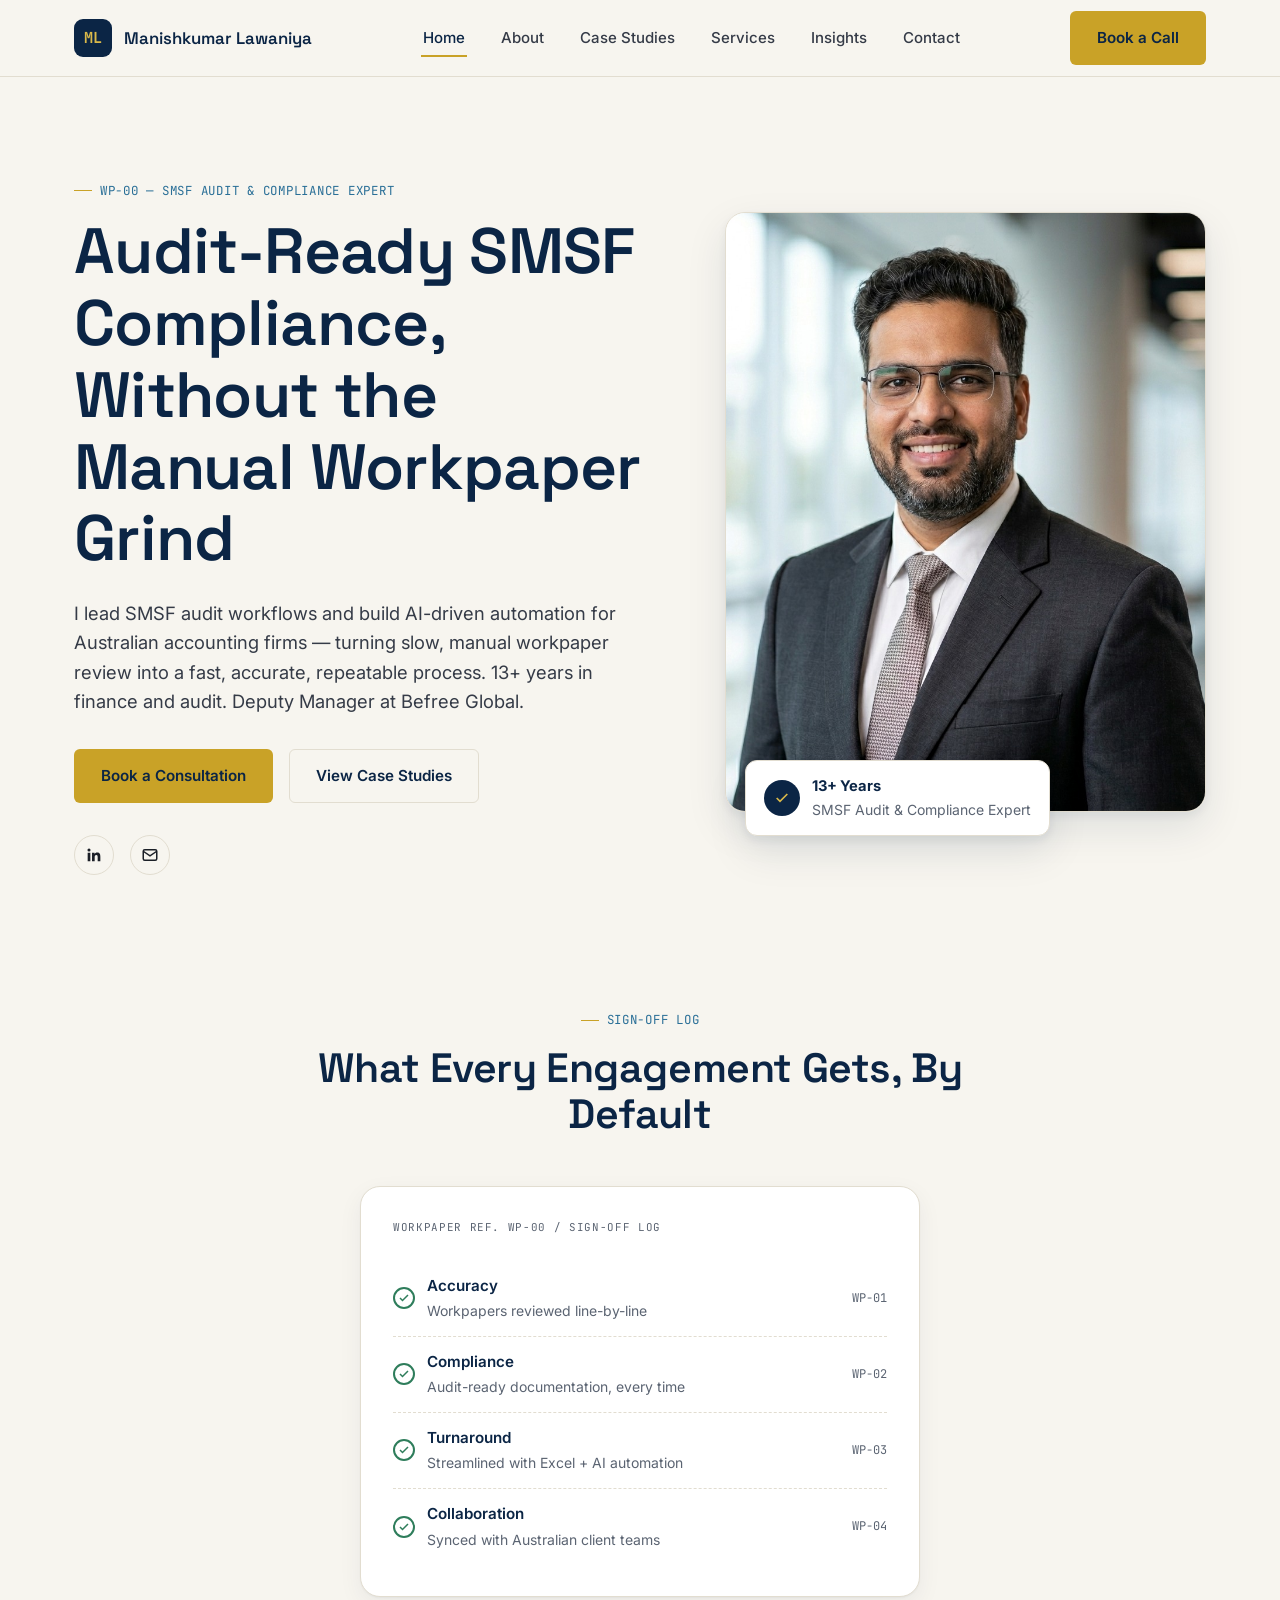
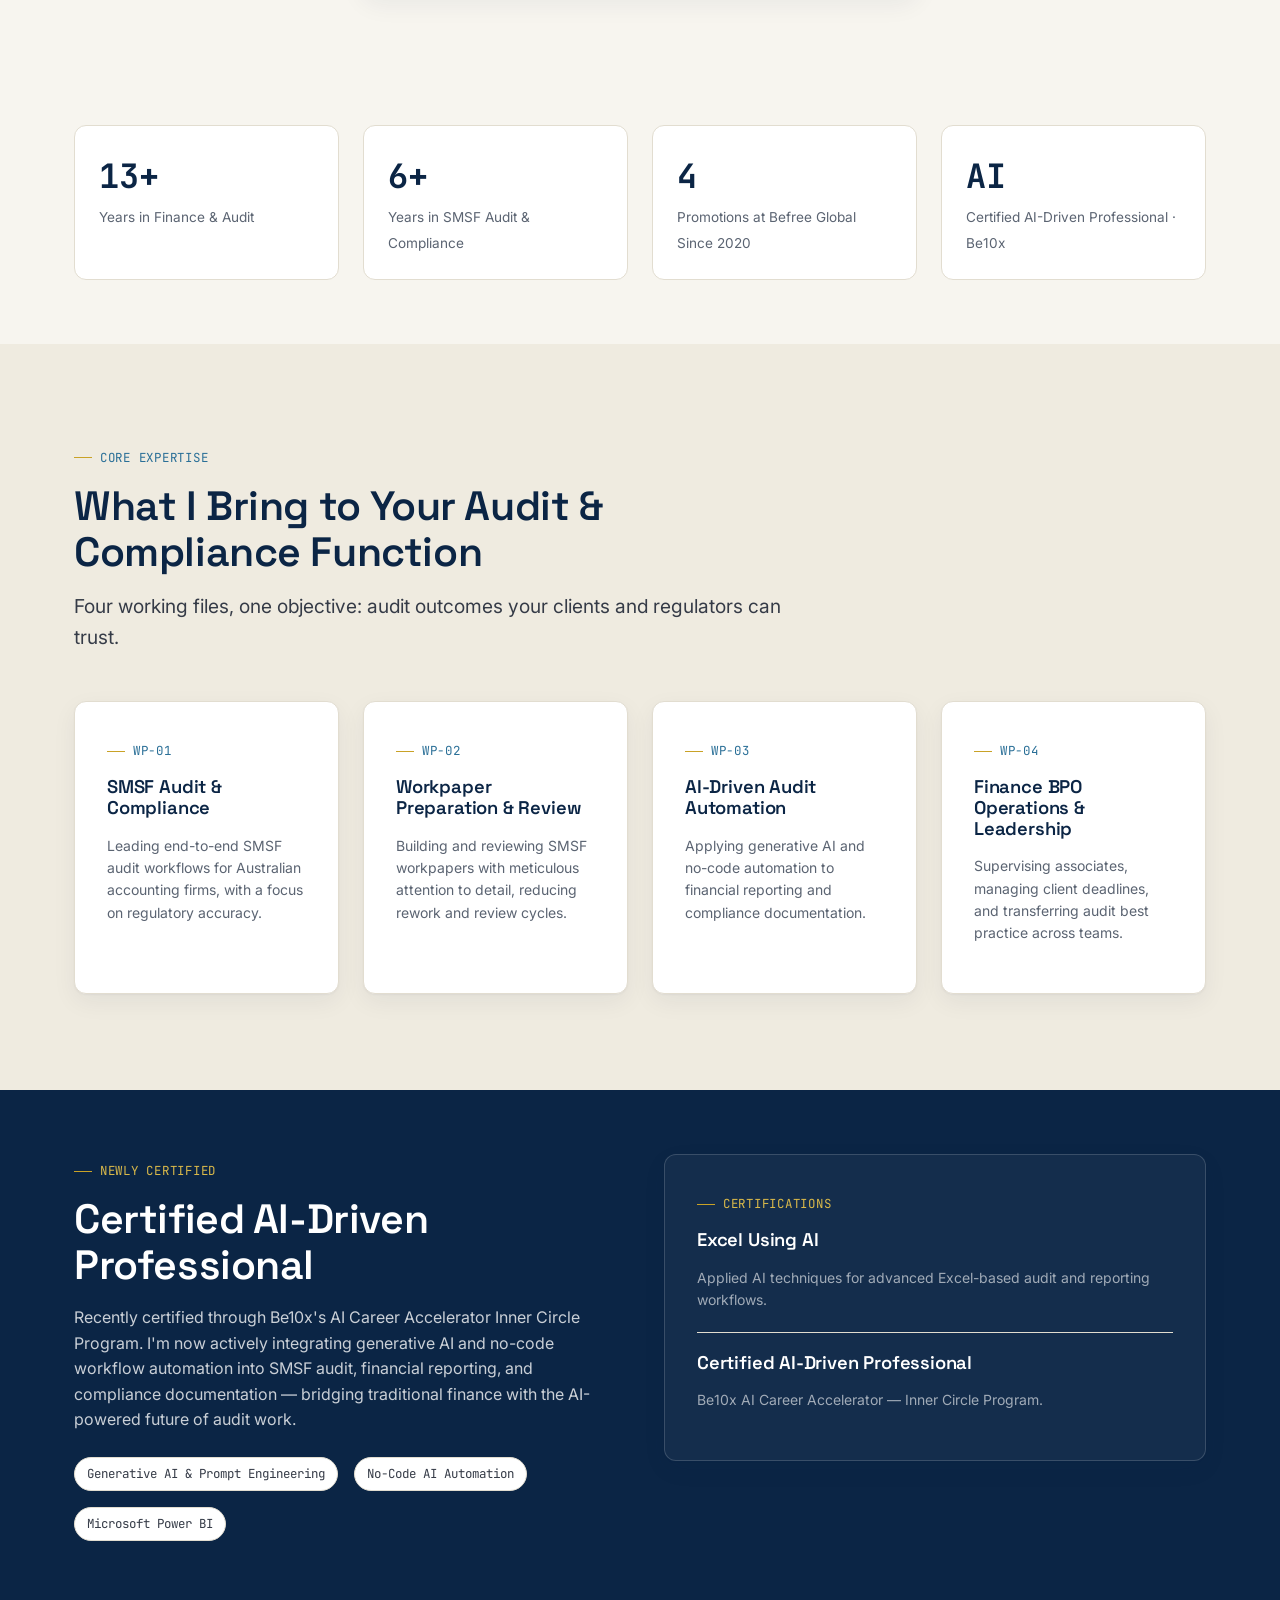
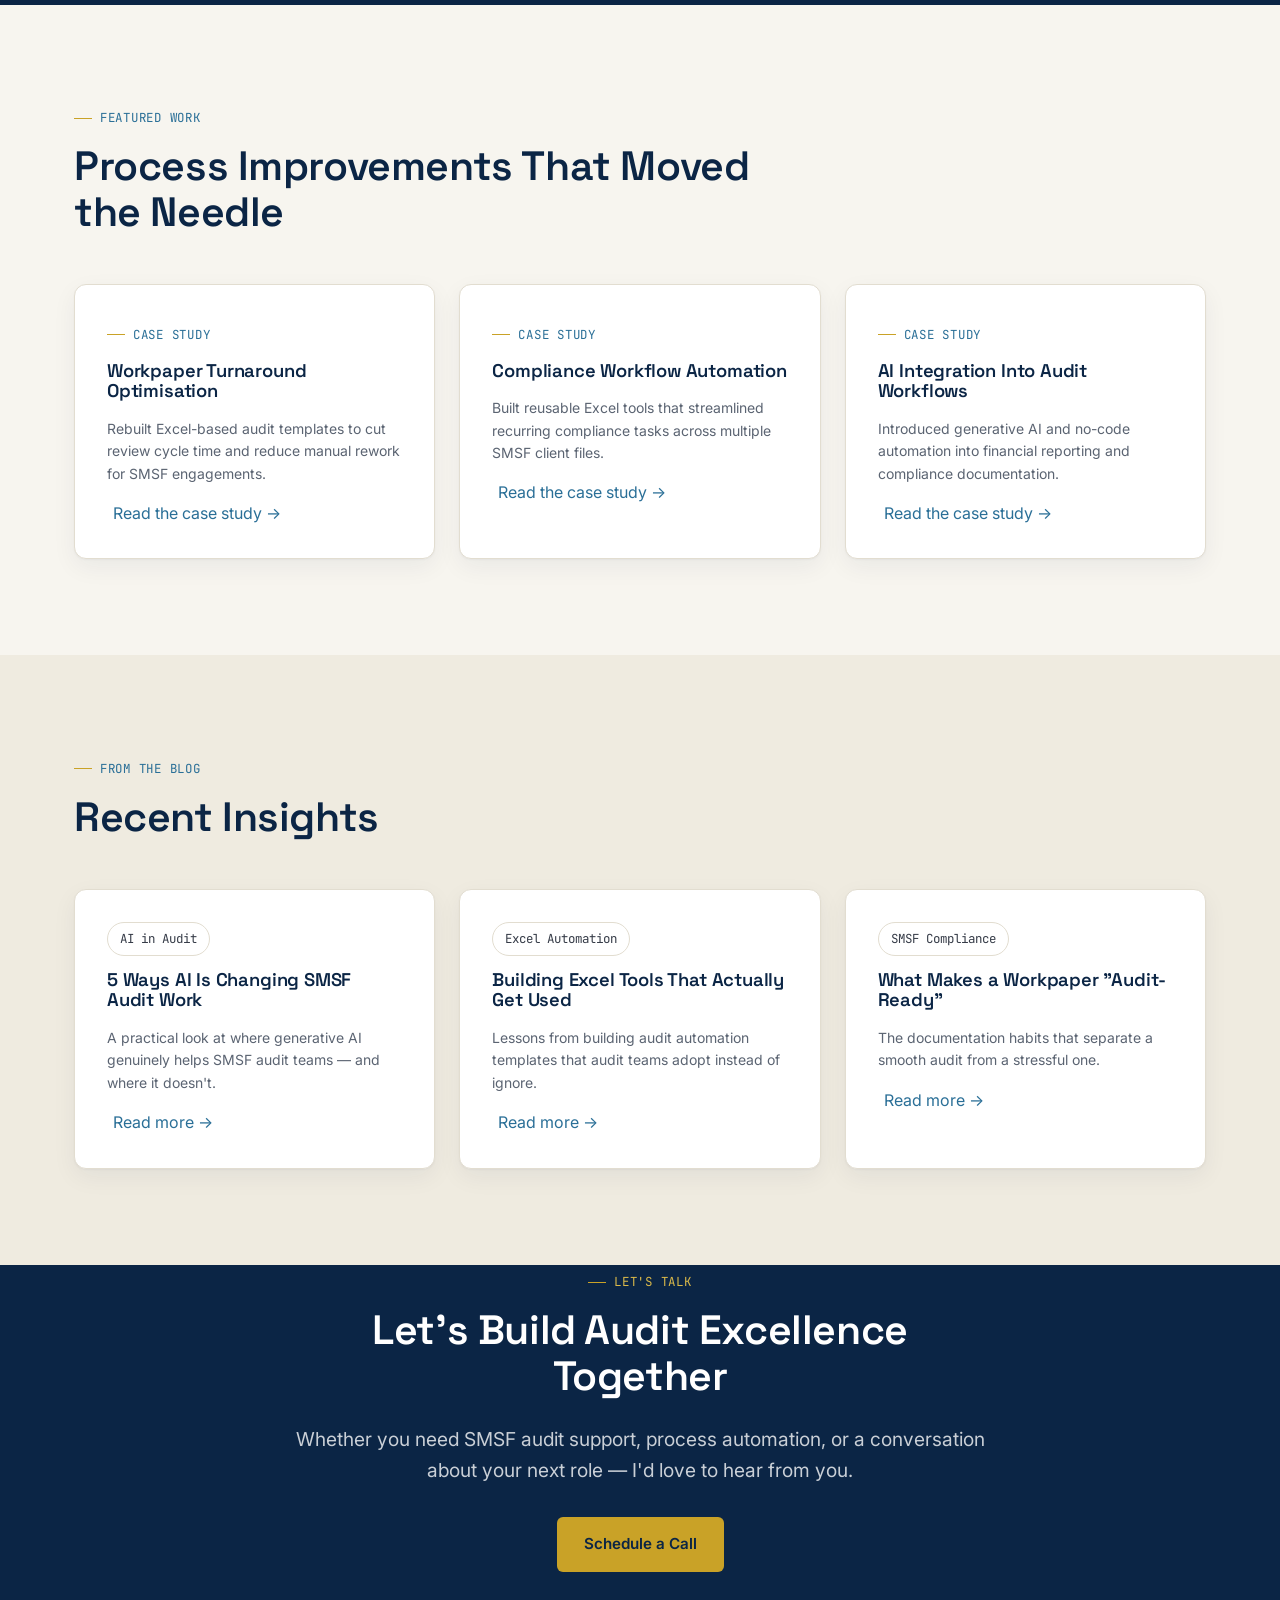
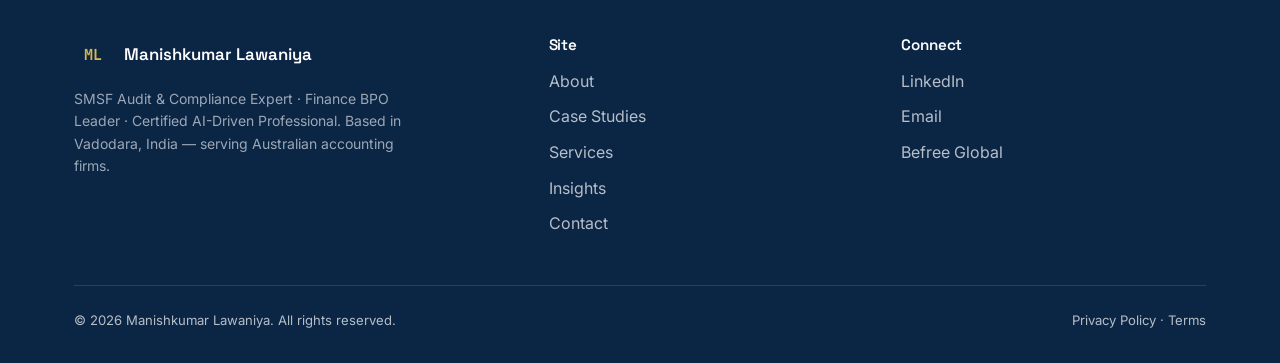
<file: index.html>
<!DOCTYPE html>
<html lang="en">
<head>
<meta charset="UTF-8">
<meta name="viewport" content="width=device-width, initial-scale=1.0">
<title>Manishkumar Lawaniya | SMSF Audit & Compliance Expert | AI-Driven Finance BPO Leader</title>
<meta name="description" content="Manishkumar Lawaniya — SMSF Audit & Compliance expert with 13+ years in finance and audit. Deputy Manager at Befree Global, Certified AI-Driven Professional, specialising in AI-powered audit automation for Australian accounting firms.">
<link rel="canonical" href="https://manishl-afk.github.io/manish-lawaniya/index.html">
<link rel="icon" type="image/svg+xml" href="assets/images/favicon.svg">

<meta property="og:type" content="website">
<meta property="og:title" content="Manishkumar Lawaniya | SMSF Audit & Compliance Expert">
<meta property="og:description" content="13+ years in finance & audit. AI-powered SMSF audit automation for Australian accounting firms.">
<meta property="og:url" content="https://manishl-afk.github.io/manish-lawaniya/index.html">
<meta name="twitter:card" content="summary_large_image">
<meta name="twitter:title" content="Manishkumar Lawaniya | SMSF Audit & Compliance Expert">
<meta name="twitter:description" content="13+ years in finance & audit. AI-powered SMSF audit automation for Australian accounting firms.">

<link rel="preconnect" href="https://fonts.googleapis.com">
<link rel="preconnect" href="https://fonts.gstatic.com" crossorigin>
<link href="https://fonts.googleapis.com/css2?family=Space+Grotesk:wght@500;600;700&family=Inter:wght@400;500;600;700&family=JetBrains+Mono:wght@400;500;700&display=swap" rel="stylesheet">
<link rel="stylesheet" href="assets/css/style.css">

<script type="application/ld+json">
{
  "@context": "https://schema.org",
  "@type": "Person",
  "name": "Manishkumar Lawaniya",
  "jobTitle": "Deputy Manager, SMSF Audit & Compliance",
  "worksFor": { "@type": "Organization", "name": "Befree Global" },
  "url": "https://manishl-afk.github.io/manish-lawaniya/index.html",
  "email": "mailto:manish.l@superrecords.com.au",
  "sameAs": ["https://www.linkedin.com/in/mkl6493"],
  "address": { "@type": "PostalAddress", "addressLocality": "Vadodara", "addressRegion": "Gujarat", "addressCountry": "IN" }
}
</script>
</head>
<body>

<a class="skip-link" href="#main">Skip to content</a>

<header class="navbar">
  <div class="container">
    <a href="index.html" class="brand">
      <span class="brand-mark">ML</span>
      Manishkumar Lawaniya
    </a>
    <nav aria-label="Primary">
      <ul class="nav-links">
        <li><a href="index.html">Home</a></li>
        <li><a href="about.html">About</a></li>
        <li><a href="portfolio.html">Case Studies</a></li>
        <li><a href="services.html">Services</a></li>
        <li><a href="blog.html">Insights</a></li>
        <li><a href="contact.html">Contact</a></li>
      </ul>
    </nav>
    <div class="nav-cta">
      <a href="contact.html" class="btn btn-primary">Book a Call</a>
      <button class="nav-toggle" aria-label="Toggle menu" aria-expanded="false"><span></span><span></span><span></span></button>
    </div>
  </div>
</header>

<main id="main">

  <!-- HERO -->
  <section class="hero">
    <div class="container hero-grid">
      <div>
        <p class="eyebrow">WP-00 — SMSF Audit &amp; Compliance Expert</p>
        <h1>Audit-Ready SMSF Compliance, Without the Manual Workpaper Grind</h1>
        <p class="hero-sub">I lead SMSF audit workflows and build AI-driven automation for Australian accounting firms — turning slow, manual workpaper review into a fast, accurate, repeatable process. 13+ years in finance and audit. Deputy Manager at Befree Global.</p>
        <div class="btn-row">
          <a href="contact.html" class="btn btn-primary">Book a Consultation</a>
          <a href="portfolio.html" class="btn btn-outline">View Case Studies</a>
        </div>
        <div class="hero-socials" aria-label="Connect">
          <a class="social-link" href="https://www.linkedin.com/in/mkl6493" target="_blank" rel="noopener" aria-label="LinkedIn">
            <svg width="18" height="18" viewBox="0 0 24 24" fill="currentColor"><path d="M20.45 20.45h-3.55v-5.57c0-1.33-.02-3.03-1.85-3.03-1.85 0-2.14 1.45-2.14 2.94v5.66H9.36V9h3.41v1.56h.05c.48-.9 1.64-1.85 3.38-1.85 3.6 0 4.27 2.37 4.27 5.46v6.28zM5.34 7.43a2.06 2.06 0 1 1 0-4.12 2.06 2.06 0 0 1 0 4.12zM7.12 20.45H3.56V9h3.56v11.45z"/></svg>
          </a>
          <a class="social-link" href="mailto:manish.l@superrecords.com.au" aria-label="Email">
            <svg width="18" height="18" viewBox="0 0 24 24" fill="none" stroke="currentColor" stroke-width="2"><rect x="3" y="5" width="18" height="14" rx="2"/><path d="M3 7l9 6 9-6"/></svg>
          </a>
        </div>
      </div>

      <div class="hero-portrait reveal">
        <img src="assets/images/headshot.jpg" alt="Portrait of Manishkumar Lawaniya, Deputy Manager of SMSF Audit & Compliance at Befree Global">
        <div class="portrait-badge">
          <span class="seal">
            <svg width="16" height="16" viewBox="0 0 24 24" fill="none" stroke="currentColor" stroke-width="2.5"><path d="M4 12l5 5L20 6"/></svg>
          </span>
          <div>
            <strong>13+ Years</strong>
            <span class="small">SMSF Audit &amp; Compliance Expert</span>
          </div>
        </div>
      </div>
    </div>
  </section>

  <!-- AUDIT TRAIL SIGNATURE -->
  <section class="section--tight audit-trail-section">
    <div class="container">
      <div class="section-head section-head--center">
        <p class="eyebrow" style="justify-content:center;">Sign-Off Log</p>
        <h2>What Every Engagement Gets, By Default</h2>
      </div>
      <div class="audit-trail reveal" aria-hidden="false">
        <div class="trail-item">
          <span class="trail-check"><svg viewBox="0 0 24 24" fill="none" stroke="#2E7D5B" stroke-width="3"><path d="M4 12l5 5L20 6"/></svg></span>
          <div>
            <span class="trail-label">Accuracy</span><br>
            <span class="small">Workpapers reviewed line-by-line</span>
          </div>
          <span class="trail-meta">WP-01</span>
        </div>
        <div class="trail-item">
          <span class="trail-check"><svg viewBox="0 0 24 24" fill="none" stroke="#2E7D5B" stroke-width="3"><path d="M4 12l5 5L20 6"/></svg></span>
          <div>
            <span class="trail-label">Compliance</span><br>
            <span class="small">Audit-ready documentation, every time</span>
          </div>
          <span class="trail-meta">WP-02</span>
        </div>
        <div class="trail-item">
          <span class="trail-check"><svg viewBox="0 0 24 24" fill="none" stroke="#2E7D5B" stroke-width="3"><path d="M4 12l5 5L20 6"/></svg></span>
          <div>
            <span class="trail-label">Turnaround</span><br>
            <span class="small">Streamlined with Excel + AI automation</span>
          </div>
          <span class="trail-meta">WP-03</span>
        </div>
        <div class="trail-item">
          <span class="trail-check"><svg viewBox="0 0 24 24" fill="none" stroke="#2E7D5B" stroke-width="3"><path d="M4 12l5 5L20 6"/></svg></span>
          <div>
            <span class="trail-label">Collaboration</span><br>
            <span class="small">Synced with Australian client teams</span>
          </div>
          <span class="trail-meta">WP-04</span>
        </div>
      </div>
    </div>
  </section>

  <!-- STATS -->
  <section class="section--tight">
    <div class="container">
      <div class="stats-row">
        <div class="stat reveal" data-counter="13" data-suffix="+">
          <span class="stat-num">0</span>
          <span class="stat-label">Years in Finance &amp; Audit</span>
        </div>
        <div class="stat reveal" data-counter="6" data-suffix="+">
          <span class="stat-num">0</span>
          <span class="stat-label">Years in SMSF Audit &amp; Compliance</span>
        </div>
        <div class="stat reveal" data-counter="4">
          <span class="stat-num">0</span>
          <span class="stat-label">Promotions at Befree Global Since 2020</span>
        </div>
        <div class="stat reveal">
          <span class="stat-num">AI</span>
          <span class="stat-label">Certified AI-Driven Professional · Be10x</span>
        </div>
      </div>
    </div>
  </section>

  <!-- CORE EXPERTISE -->
  <section class="section section--paper2">
    <div class="container">
      <div class="section-head">
        <p class="eyebrow">Core Expertise</p>
        <h2>What I Bring to Your Audit &amp; Compliance Function</h2>
        <p class="lead">Four working files, one objective: audit outcomes your clients and regulators can trust.</p>
      </div>
      <div class="grid grid-4">
        <div class="card reveal">
          <p class="eyebrow">WP-01</p>
          <h4>SMSF Audit &amp; Compliance</h4>
          <p class="small">Leading end-to-end SMSF audit workflows for Australian accounting firms, with a focus on regulatory accuracy.</p>
        </div>
        <div class="card reveal">
          <p class="eyebrow">WP-02</p>
          <h4>Workpaper Preparation &amp; Review</h4>
          <p class="small">Building and reviewing SMSF workpapers with meticulous attention to detail, reducing rework and review cycles.</p>
        </div>
        <div class="card reveal">
          <p class="eyebrow">WP-03</p>
          <h4>AI-Driven Audit Automation</h4>
          <p class="small">Applying generative AI and no-code automation to financial reporting and compliance documentation.</p>
        </div>
        <div class="card reveal">
          <p class="eyebrow">WP-04</p>
          <h4>Finance BPO Operations &amp; Leadership</h4>
          <p class="small">Supervising associates, managing client deadlines, and transferring audit best practice across teams.</p>
        </div>
      </div>
    </div>
  </section>

  <!-- AI CERTIFICATION SPOTLIGHT -->
  <section class="section--navy section--tight">
    <div class="container">
      <div class="two-col">
        <div class="reveal">
          <p class="eyebrow">Newly Certified</p>
          <h2>Certified AI-Driven Professional</h2>
          <p>Recently certified through Be10x's AI Career Accelerator Inner Circle Program. I'm now actively integrating generative AI and no-code workflow automation into SMSF audit, financial reporting, and compliance documentation — bridging traditional finance with the AI-powered future of audit work.</p>
          <div class="btn-row" style="margin-top:24px;">
            <span class="tag">Generative AI &amp; Prompt Engineering</span>
            <span class="tag">No-Code AI Automation</span>
            <span class="tag">Microsoft Power BI</span>
          </div>
        </div>
        <div class="reveal">
          <div class="card" style="background:rgba(255,255,255,0.04); border-color:rgba(255,255,255,0.16);">
            <p class="eyebrow">Certifications</p>
            <h4 style="color:#fff;">Excel Using AI</h4>
            <p class="small" style="color:rgba(255,255,255,0.6);">Applied AI techniques for advanced Excel-based audit and reporting workflows.</p>
            <hr class="divider" style="border-color:rgba(255,255,255,0.12); margin: 20px 0;">
            <h4 style="color:#fff;">Certified AI-Driven Professional</h4>
            <p class="small" style="color:rgba(255,255,255,0.6);">Be10x AI Career Accelerator — Inner Circle Program.</p>
          </div>
        </div>
      </div>
    </div>
  </section>

  <!-- CASE STUDY PREVIEW -->
  <section class="section">
    <div class="container">
      <div class="section-head">
        <p class="eyebrow">Featured Work</p>
        <h2>Process Improvements That Moved the Needle</h2>
      </div>
      <div class="grid grid-3">
        <div class="card reveal">
          <p class="eyebrow">Case Study</p>
          <h4>Workpaper Turnaround Optimisation</h4>
          <p class="small">Rebuilt Excel-based audit templates to cut review cycle time and reduce manual rework for SMSF engagements.</p>
          <a href="portfolio.html" class="btn-ghost">Read the case study →</a>
        </div>
        <div class="card reveal">
          <p class="eyebrow">Case Study</p>
          <h4>Compliance Workflow Automation</h4>
          <p class="small">Built reusable Excel tools that streamlined recurring compliance tasks across multiple SMSF client files.</p>
          <a href="portfolio.html" class="btn-ghost">Read the case study →</a>
        </div>
        <div class="card reveal">
          <p class="eyebrow">Case Study</p>
          <h4>AI Integration Into Audit Workflows</h4>
          <p class="small">Introduced generative AI and no-code automation into financial reporting and compliance documentation.</p>
          <a href="portfolio.html" class="btn-ghost">Read the case study →</a>
        </div>
      </div>
    </div>
  </section>

  <!-- INSIGHTS PREVIEW -->
  <section class="section section--paper2">
    <div class="container">
      <div class="section-head">
        <p class="eyebrow">From the Blog</p>
        <h2>Recent Insights</h2>
      </div>
      <div class="grid grid-3">
        <div class="card reveal">
          <span class="tag">AI in Audit</span>
          <h4 style="margin-top:14px;">5 Ways AI Is Changing SMSF Audit Work</h4>
          <p class="small">A practical look at where generative AI genuinely helps SMSF audit teams — and where it doesn't.</p>
          <a href="blog.html" class="btn-ghost">Read more →</a>
        </div>
        <div class="card reveal">
          <span class="tag">Excel Automation</span>
          <h4 style="margin-top:14px;">Building Excel Tools That Actually Get Used</h4>
          <p class="small">Lessons from building audit automation templates that audit teams adopt instead of ignore.</p>
          <a href="blog.html" class="btn-ghost">Read more →</a>
        </div>
        <div class="card reveal">
          <span class="tag">SMSF Compliance</span>
          <h4 style="margin-top:14px;">What Makes a Workpaper "Audit-Ready"</h4>
          <p class="small">The documentation habits that separate a smooth audit from a stressful one.</p>
          <a href="blog.html" class="btn-ghost">Read more →</a>
        </div>
      </div>
    </div>
  </section>

  <!-- FINAL CTA -->
  <section class="section--navy">
    <div class="container center">
      <p class="eyebrow" style="justify-content:center;">Let's Talk</p>
      <h2 style="max-width:640px; margin:0 auto var(--s-3);">Let's Build Audit Excellence Together</h2>
      <p class="lead" style="margin:0 auto var(--s-4); color:rgba(255,255,255,0.78);">Whether you need SMSF audit support, process automation, or a conversation about your next role — I'd love to hear from you.</p>
      <a href="contact.html" class="btn btn-primary">Schedule a Call</a>
    </div>
  </section>

</main>

<footer class="footer">
  <div class="container">
    <div class="footer-grid">
      <div>
        <div class="brand" style="color:#fff; margin-bottom:14px;"><span class="brand-mark">ML</span>Manishkumar Lawaniya</div>
        <p class="small" style="color:rgba(255,255,255,0.6); max-width:38ch;">SMSF Audit &amp; Compliance Expert · Finance BPO Leader · Certified AI-Driven Professional. Based in Vadodara, India — serving Australian accounting firms.</p>
      </div>
      <div>
        <h4>Site</h4>
        <ul>
          <li><a href="about.html">About</a></li>
          <li><a href="portfolio.html">Case Studies</a></li>
          <li><a href="services.html">Services</a></li>
          <li><a href="blog.html">Insights</a></li>
          <li><a href="contact.html">Contact</a></li>
        </ul>
      </div>
      <div>
        <h4>Connect</h4>
        <ul>
          <li><a href="https://www.linkedin.com/in/mkl6493" target="_blank" rel="noopener">LinkedIn</a></li>
          <li><a href="mailto:manish.l@superrecords.com.au">Email</a></li>
          <li><a href="https://befreeltd.com/au/" target="_blank" rel="noopener">Befree Global</a></li>
        </ul>
      </div>
    </div>
    <div class="footer-bottom">
      <span>© <span id="year">2026</span> Manishkumar Lawaniya. All rights reserved.</span>
      <span><a href="privacy.html">Privacy Policy</a> · <a href="terms.html">Terms</a></span>
    </div>
  </div>
</footer>

<script src="assets/js/main.js"></script>
</body>
</html>
</file>
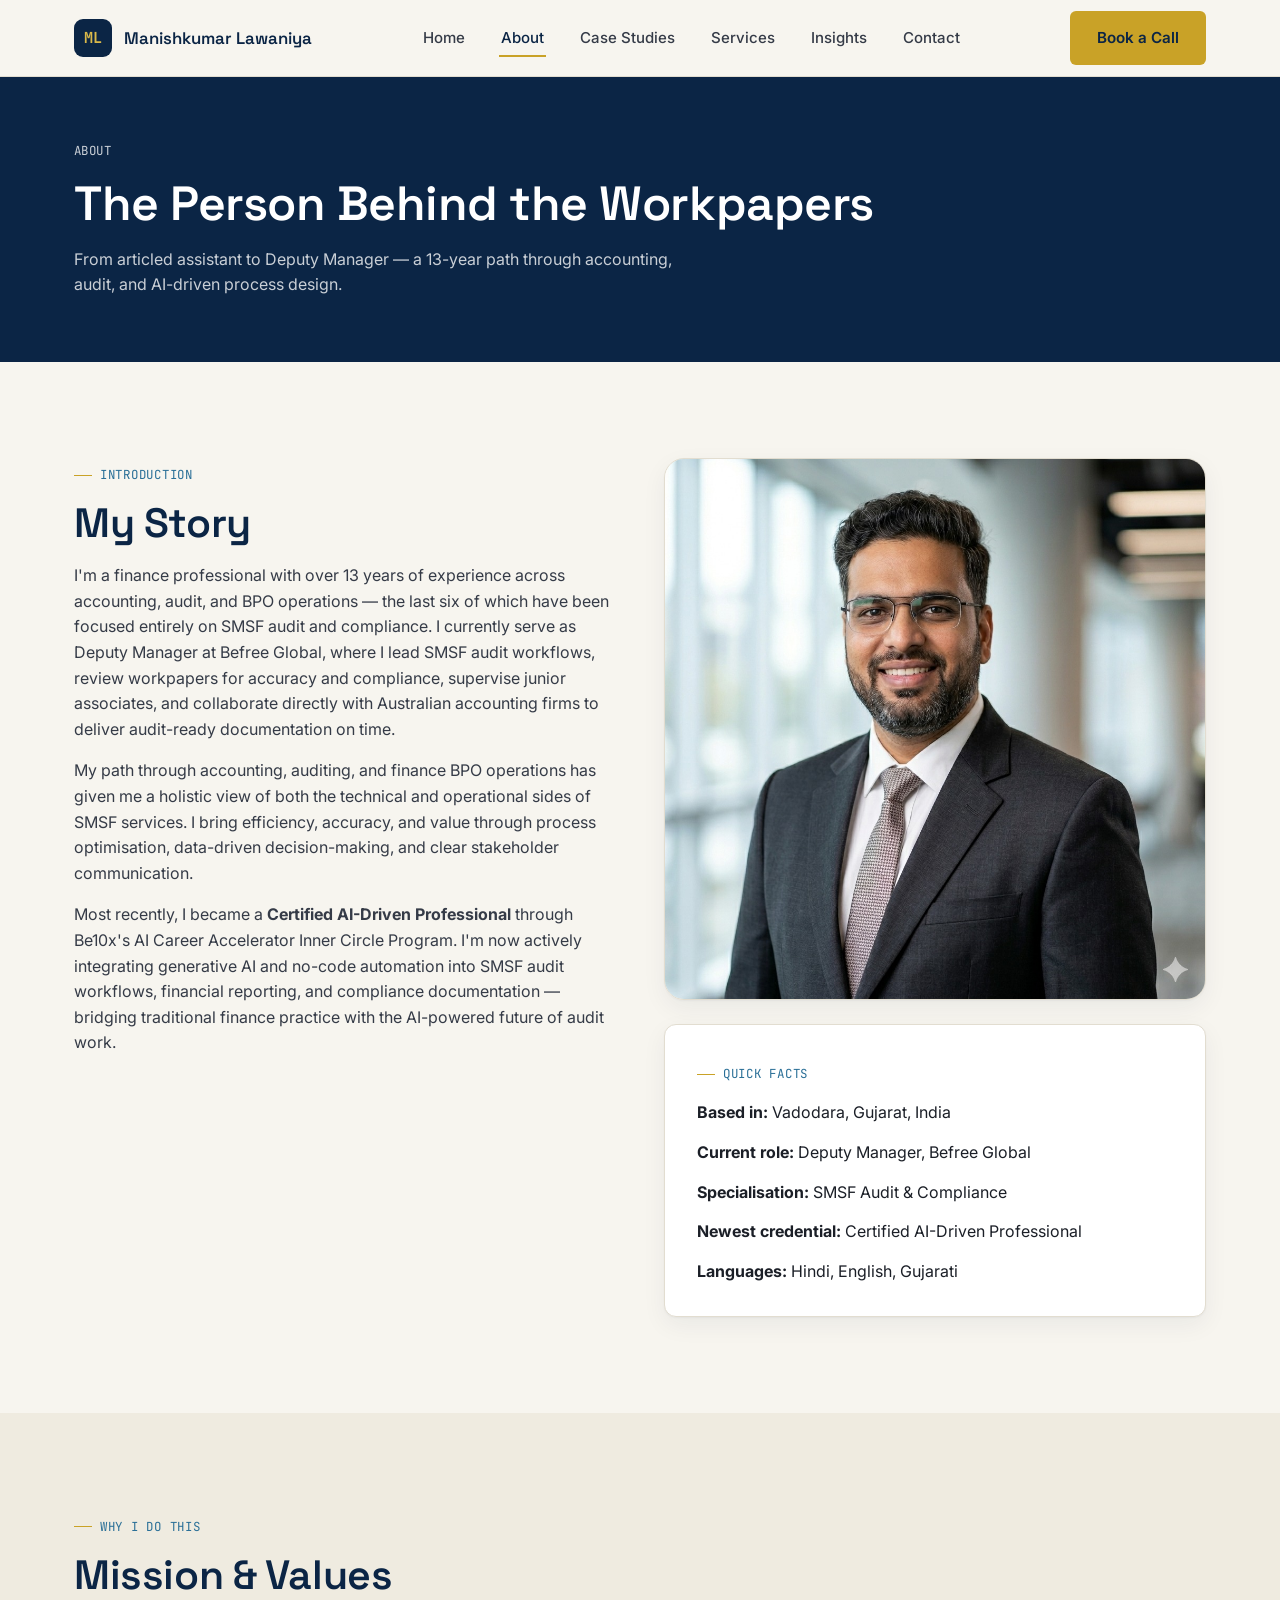
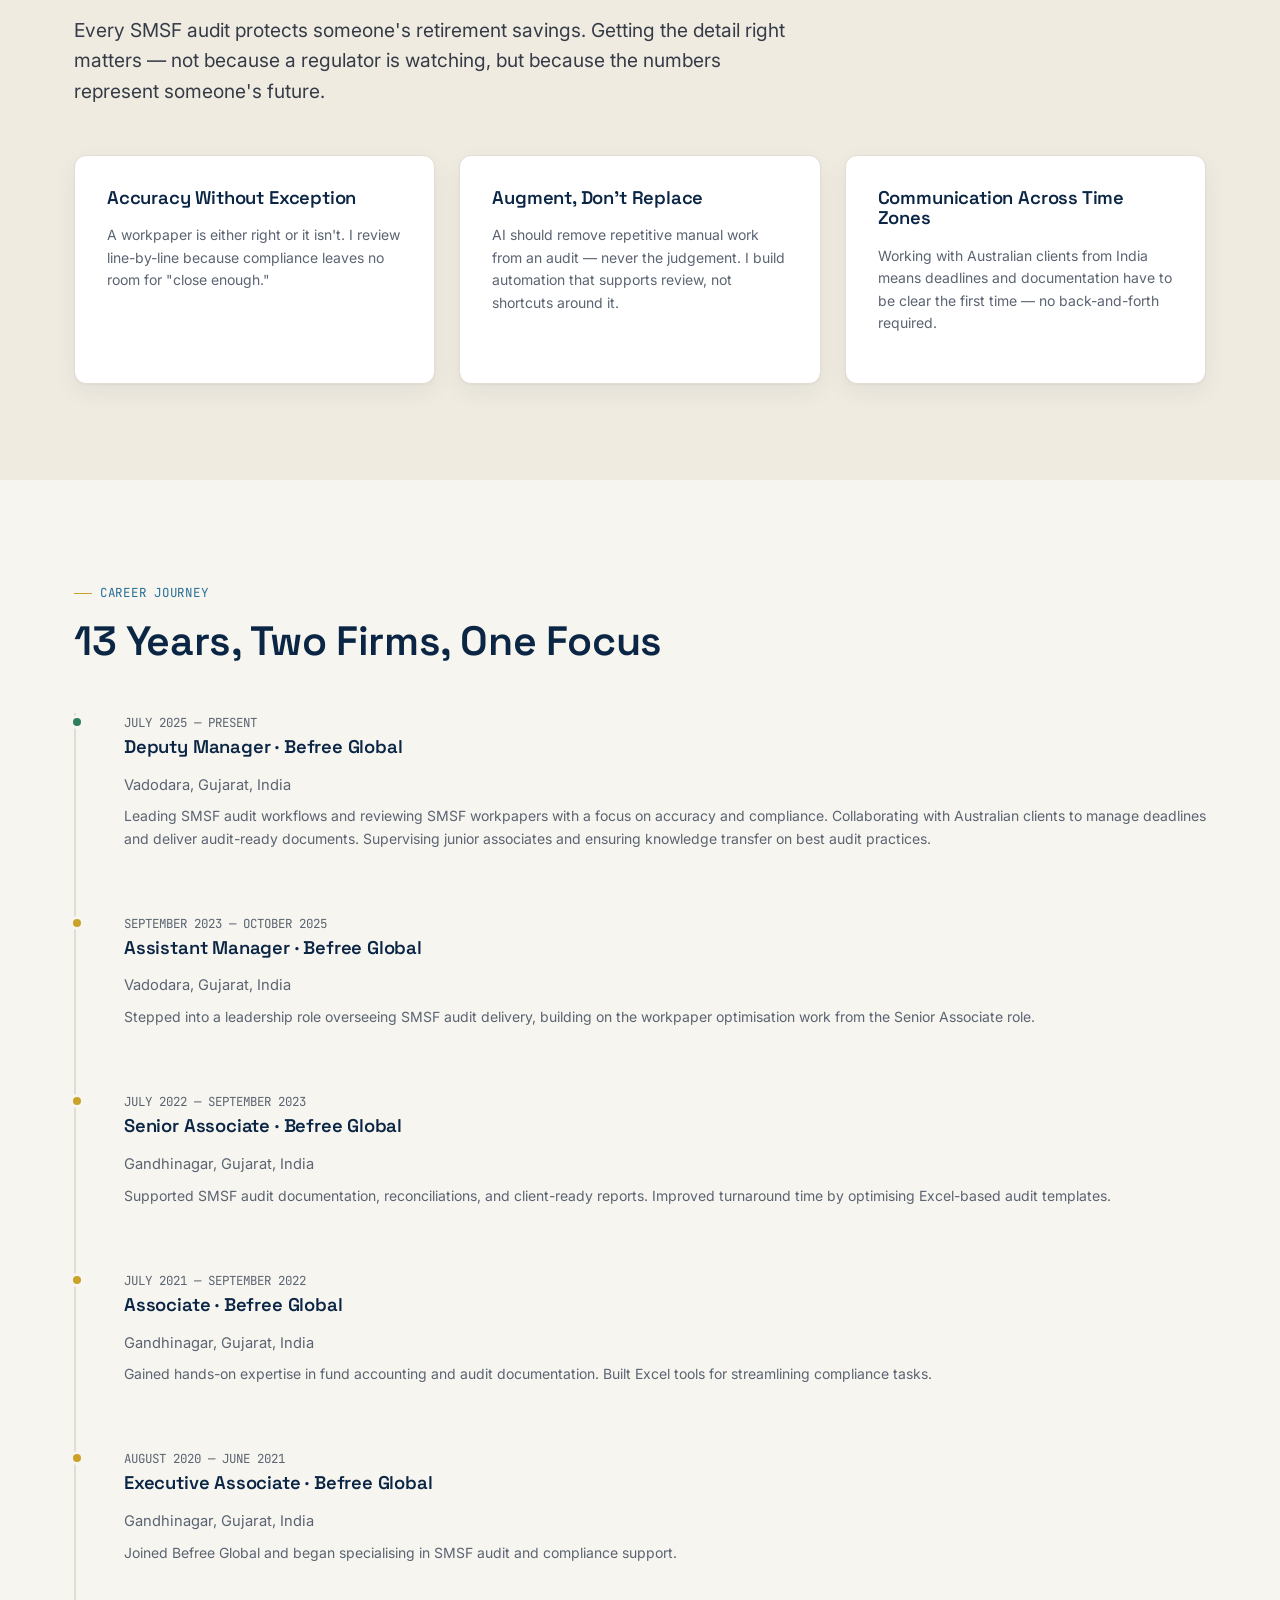
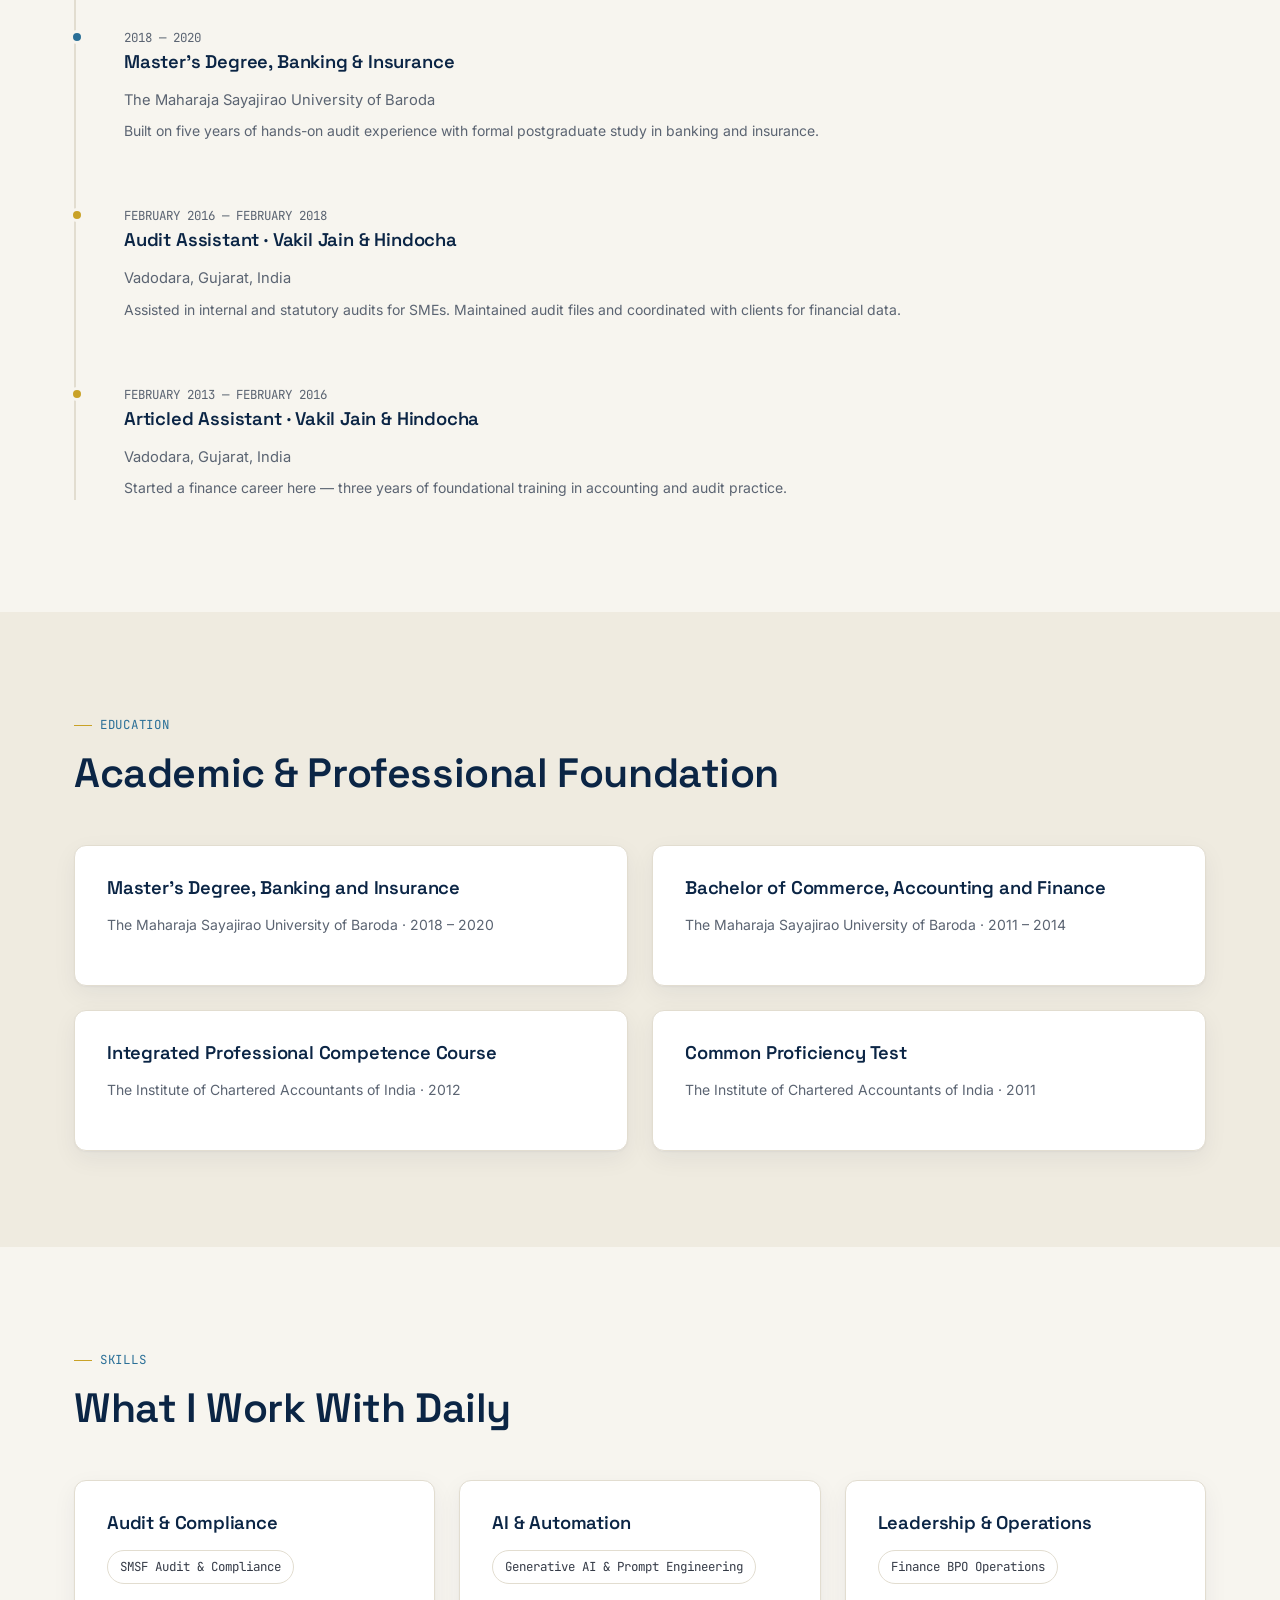
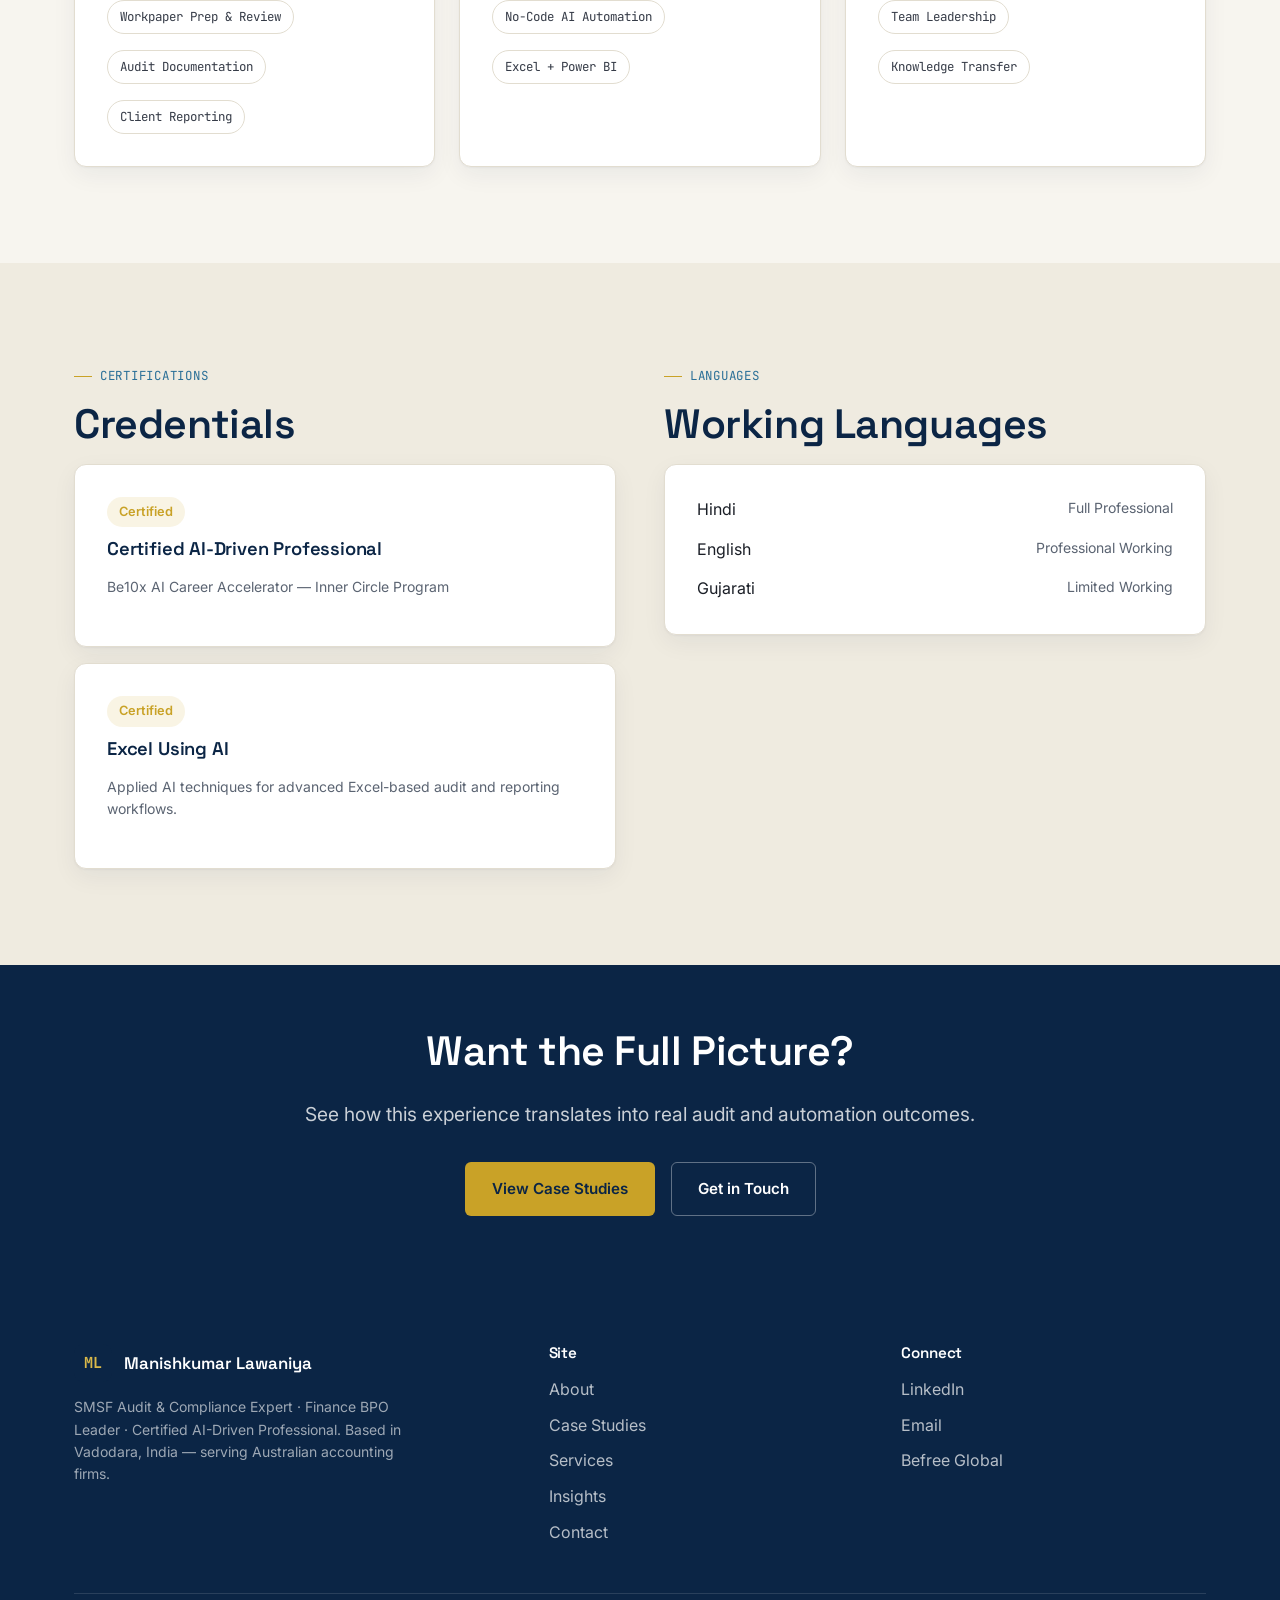
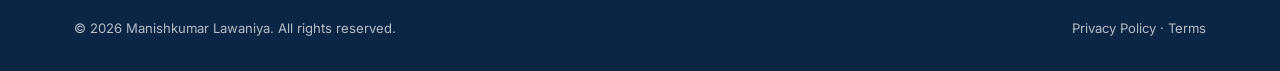
<file: about.html>
<!DOCTYPE html>
<html lang="en">
<head>
<meta charset="UTF-8">
<meta name="viewport" content="width=device-width, initial-scale=1.0">
<title>About | Manishkumar Lawaniya</title>
<meta name="description" content="13+ years across accounting, audit, and finance BPO. The career journey, education, skills, and certifications behind Manishkumar Lawaniya's SMSF audit practice.">
<link rel="canonical" href="https://manishl-afk.github.io/manish-lawaniya/about.html">
<link rel="icon" type="image/svg+xml" href="assets/images/favicon.svg">
<link rel="preconnect" href="https://fonts.googleapis.com">
<link rel="preconnect" href="https://fonts.gstatic.com" crossorigin>
<link href="https://fonts.googleapis.com/css2?family=Space+Grotesk:wght@500;600;700&family=Inter:wght@400;500;600;700&family=JetBrains+Mono:wght@400;500;700&display=swap" rel="stylesheet">
<link rel="stylesheet" href="assets/css/style.css">
</head>
<body>

<a class="skip-link" href="#main">Skip to content</a>

<header class="navbar">
  <div class="container">
    <a href="index.html" class="brand"><span class="brand-mark">ML</span>Manishkumar Lawaniya</a>
    <nav aria-label="Primary">
      <ul class="nav-links">
        <li><a href="index.html">Home</a></li>
        <li><a href="about.html">About</a></li>
        <li><a href="portfolio.html">Case Studies</a></li>
        <li><a href="services.html">Services</a></li>
        <li><a href="blog.html">Insights</a></li>
        <li><a href="contact.html">Contact</a></li>
      </ul>
    </nav>
    <div class="nav-cta">
      <a href="contact.html" class="btn btn-primary">Book a Call</a>
      <button class="nav-toggle" aria-label="Toggle menu" aria-expanded="false"><span></span><span></span><span></span></button>
    </div>
  </div>
</header>

<main id="main">

  <section class="page-header">
    <div class="container">
      <p class="breadcrumb">ABOUT</p>
      <h1>The Person Behind the Workpapers</h1>
      <p>From articled assistant to Deputy Manager — a 13-year path through accounting, audit, and AI-driven process design.</p>
    </div>
  </section>

  <!-- INTRO -->
  <section class="section">
    <div class="container two-col">
      <div class="reveal">
        <p class="eyebrow">Introduction</p>
        <h2>My Story</h2>
        <p>I'm a finance professional with over 13 years of experience across accounting, audit, and BPO operations — the last six of which have been focused entirely on SMSF audit and compliance. I currently serve as Deputy Manager at Befree Global, where I lead SMSF audit workflows, review workpapers for accuracy and compliance, supervise junior associates, and collaborate directly with Australian accounting firms to deliver audit-ready documentation on time.</p>
        <p>My path through accounting, auditing, and finance BPO operations has given me a holistic view of both the technical and operational sides of SMSF services. I bring efficiency, accuracy, and value through process optimisation, data-driven decision-making, and clear stakeholder communication.</p>
        <p>Most recently, I became a <strong>Certified AI-Driven Professional</strong> through Be10x's AI Career Accelerator Inner Circle Program. I'm now actively integrating generative AI and no-code automation into SMSF audit workflows, financial reporting, and compliance documentation — bridging traditional finance practice with the AI-powered future of audit work.</p>
      </div>
      <div class="reveal">
        <div class="about-portrait">
          <img src="assets/images/headshot.jpg" alt="Portrait of Manishkumar Lawaniya">
        </div>
        <div class="card">
          <p class="eyebrow">Quick Facts</p>
          <ul style="list-style:none; padding:0; margin:0; display:flex; flex-direction:column; gap:14px;">
            <li><strong>Based in:</strong> Vadodara, Gujarat, India</li>
            <li><strong>Current role:</strong> Deputy Manager, Befree Global</li>
            <li><strong>Specialisation:</strong> SMSF Audit &amp; Compliance</li>
            <li><strong>Newest credential:</strong> Certified AI-Driven Professional</li>
            <li><strong>Languages:</strong> Hindi, English, Gujarati</li>
          </ul>
        </div>
      </div>
    </div>
  </section>

  <!-- MISSION & VALUES -->
  <section class="section section--paper2">
    <div class="container">
      <div class="section-head">
        <p class="eyebrow">Why I Do This</p>
        <h2>Mission &amp; Values</h2>
        <p class="lead">Every SMSF audit protects someone's retirement savings. Getting the detail right matters — not because a regulator is watching, but because the numbers represent someone's future.</p>
      </div>
      <div class="grid grid-3">
        <div class="card reveal">
          <h4>Accuracy Without Exception</h4>
          <p class="small">A workpaper is either right or it isn't. I review line-by-line because compliance leaves no room for "close enough."</p>
        </div>
        <div class="card reveal">
          <h4>Augment, Don't Replace</h4>
          <p class="small">AI should remove repetitive manual work from an audit — never the judgement. I build automation that supports review, not shortcuts around it.</p>
        </div>
        <div class="card reveal">
          <h4>Communication Across Time Zones</h4>
          <p class="small">Working with Australian clients from India means deadlines and documentation have to be clear the first time — no back-and-forth required.</p>
        </div>
      </div>
    </div>
  </section>

  <!-- JOURNEY -->
  <section class="section">
    <div class="container">
      <div class="section-head">
        <p class="eyebrow">Career Journey</p>
        <h2>13 Years, Two Firms, One Focus</h2>
      </div>
      <div class="timeline">

        <div class="timeline-item is-current reveal">
          <span class="timeline-dot"></span>
          <span class="timeline-period">JULY 2025 — PRESENT</span>
          <h4>Deputy Manager · Befree Global</h4>
          <p class="timeline-org">Vadodara, Gujarat, India</p>
          <p class="small">Leading SMSF audit workflows and reviewing SMSF workpapers with a focus on accuracy and compliance. Collaborating with Australian clients to manage deadlines and deliver audit-ready documents. Supervising junior associates and ensuring knowledge transfer on best audit practices.</p>
        </div>

        <div class="timeline-item reveal">
          <span class="timeline-dot"></span>
          <span class="timeline-period">SEPTEMBER 2023 — OCTOBER 2025</span>
          <h4>Assistant Manager · Befree Global</h4>
          <p class="timeline-org">Vadodara, Gujarat, India</p>
          <p class="small">Stepped into a leadership role overseeing SMSF audit delivery, building on the workpaper optimisation work from the Senior Associate role.</p>
        </div>

        <div class="timeline-item reveal">
          <span class="timeline-dot"></span>
          <span class="timeline-period">JULY 2022 — SEPTEMBER 2023</span>
          <h4>Senior Associate · Befree Global</h4>
          <p class="timeline-org">Gandhinagar, Gujarat, India</p>
          <p class="small">Supported SMSF audit documentation, reconciliations, and client-ready reports. Improved turnaround time by optimising Excel-based audit templates.</p>
        </div>

        <div class="timeline-item reveal">
          <span class="timeline-dot"></span>
          <span class="timeline-period">JULY 2021 — SEPTEMBER 2022</span>
          <h4>Associate · Befree Global</h4>
          <p class="timeline-org">Gandhinagar, Gujarat, India</p>
          <p class="small">Gained hands-on expertise in fund accounting and audit documentation. Built Excel tools for streamlining compliance tasks.</p>
        </div>

        <div class="timeline-item reveal">
          <span class="timeline-dot"></span>
          <span class="timeline-period">AUGUST 2020 — JUNE 2021</span>
          <h4>Executive Associate · Befree Global</h4>
          <p class="timeline-org">Gandhinagar, Gujarat, India</p>
          <p class="small">Joined Befree Global and began specialising in SMSF audit and compliance support.</p>
        </div>

        <div class="timeline-item reveal">
          <span class="timeline-dot" style="background:var(--blue-600);"></span>
          <span class="timeline-period">2018 — 2020</span>
          <h4>Master's Degree, Banking &amp; Insurance</h4>
          <p class="timeline-org">The Maharaja Sayajirao University of Baroda</p>
          <p class="small">Built on five years of hands-on audit experience with formal postgraduate study in banking and insurance.</p>
        </div>

        <div class="timeline-item reveal">
          <span class="timeline-dot"></span>
          <span class="timeline-period">FEBRUARY 2016 — FEBRUARY 2018</span>
          <h4>Audit Assistant · Vakil Jain &amp; Hindocha</h4>
          <p class="timeline-org">Vadodara, Gujarat, India</p>
          <p class="small">Assisted in internal and statutory audits for SMEs. Maintained audit files and coordinated with clients for financial data.</p>
        </div>

        <div class="timeline-item reveal">
          <span class="timeline-dot"></span>
          <span class="timeline-period">FEBRUARY 2013 — FEBRUARY 2016</span>
          <h4>Articled Assistant · Vakil Jain &amp; Hindocha</h4>
          <p class="timeline-org">Vadodara, Gujarat, India</p>
          <p class="small">Started a finance career here — three years of foundational training in accounting and audit practice.</p>
        </div>

      </div>
    </div>
  </section>

  <!-- EDUCATION -->
  <section class="section section--paper2">
    <div class="container">
      <div class="section-head">
        <p class="eyebrow">Education</p>
        <h2>Academic &amp; Professional Foundation</h2>
      </div>
      <div class="grid grid-2">
        <div class="card reveal">
          <h4>Master's Degree, Banking and Insurance</h4>
          <p class="small">The Maharaja Sayajirao University of Baroda · 2018 – 2020</p>
        </div>
        <div class="card reveal">
          <h4>Bachelor of Commerce, Accounting and Finance</h4>
          <p class="small">The Maharaja Sayajirao University of Baroda · 2011 – 2014</p>
        </div>
        <div class="card reveal">
          <h4>Integrated Professional Competence Course</h4>
          <p class="small">The Institute of Chartered Accountants of India · 2012</p>
        </div>
        <div class="card reveal">
          <h4>Common Proficiency Test</h4>
          <p class="small">The Institute of Chartered Accountants of India · 2011</p>
        </div>
      </div>
    </div>
  </section>

  <!-- SKILLS -->
  <section class="section">
    <div class="container">
      <div class="section-head">
        <p class="eyebrow">Skills</p>
        <h2>What I Work With Daily</h2>
      </div>
      <div class="grid grid-3">
        <div class="card reveal">
          <h4>Audit &amp; Compliance</h4>
          <div class="btn-row" style="margin-top:14px;">
            <span class="tag">SMSF Audit &amp; Compliance</span>
            <span class="tag">Workpaper Prep &amp; Review</span>
            <span class="tag">Audit Documentation</span>
            <span class="tag">Client Reporting</span>
          </div>
        </div>
        <div class="card reveal">
          <h4>AI &amp; Automation</h4>
          <div class="btn-row" style="margin-top:14px;">
            <span class="tag">Generative AI &amp; Prompt Engineering</span>
            <span class="tag">No-Code AI Automation</span>
            <span class="tag">Excel + Power BI</span>
          </div>
        </div>
        <div class="card reveal">
          <h4>Leadership &amp; Operations</h4>
          <div class="btn-row" style="margin-top:14px;">
            <span class="tag">Finance BPO Operations</span>
            <span class="tag">Team Leadership</span>
            <span class="tag">Knowledge Transfer</span>
          </div>
        </div>
      </div>
    </div>
  </section>

  <!-- CERTIFICATIONS & LANGUAGES -->
  <section class="section section--paper2">
    <div class="container two-col">
      <div class="reveal">
        <p class="eyebrow">Certifications</p>
        <h2>Credentials</h2>
        <div class="card" style="margin-bottom:16px;">
          <span class="badge badge-gold">Certified</span>
          <h4 style="margin-top:12px;">Certified AI-Driven Professional</h4>
          <p class="small">Be10x AI Career Accelerator — Inner Circle Program</p>
        </div>
        <div class="card">
          <span class="badge badge-gold">Certified</span>
          <h4 style="margin-top:12px;">Excel Using AI</h4>
          <p class="small">Applied AI techniques for advanced Excel-based audit and reporting workflows.</p>
        </div>
      </div>
      <div class="reveal">
        <p class="eyebrow">Languages</p>
        <h2>Working Languages</h2>
        <div class="card">
          <ul style="list-style:none; padding:0; margin:0; display:flex; flex-direction:column; gap:14px;">
            <li style="display:flex; justify-content:space-between;"><span>Hindi</span><span class="small">Full Professional</span></li>
            <li style="display:flex; justify-content:space-between;"><span>English</span><span class="small">Professional Working</span></li>
            <li style="display:flex; justify-content:space-between;"><span>Gujarati</span><span class="small">Limited Working</span></li>
          </ul>
        </div>
      </div>
    </div>
  </section>

  <section class="section--navy section--tight">
    <div class="container center">
      <h2 style="max-width:600px; margin:0 auto var(--s-3);">Want the Full Picture?</h2>
      <p class="lead" style="margin:0 auto var(--s-4); color:rgba(255,255,255,0.78);">See how this experience translates into real audit and automation outcomes.</p>
      <div class="btn-row" style="justify-content:center;">
        <a href="portfolio.html" class="btn btn-primary">View Case Studies</a>
        <a href="contact.html" class="btn btn-outline">Get in Touch</a>
      </div>
    </div>
  </section>

</main>

<footer class="footer">
  <div class="container">
    <div class="footer-grid">
      <div>
        <div class="brand" style="color:#fff; margin-bottom:14px;"><span class="brand-mark">ML</span>Manishkumar Lawaniya</div>
        <p class="small" style="color:rgba(255,255,255,0.6); max-width:38ch;">SMSF Audit &amp; Compliance Expert · Finance BPO Leader · Certified AI-Driven Professional. Based in Vadodara, India — serving Australian accounting firms.</p>
      </div>
      <div>
        <h4>Site</h4>
        <ul>
          <li><a href="about.html">About</a></li>
          <li><a href="portfolio.html">Case Studies</a></li>
          <li><a href="services.html">Services</a></li>
          <li><a href="blog.html">Insights</a></li>
          <li><a href="contact.html">Contact</a></li>
        </ul>
      </div>
      <div>
        <h4>Connect</h4>
        <ul>
          <li><a href="https://www.linkedin.com/in/mkl6493" target="_blank" rel="noopener">LinkedIn</a></li>
          <li><a href="mailto:manish.l@superrecords.com.au">Email</a></li>
          <li><a href="https://befreeltd.com/au/" target="_blank" rel="noopener">Befree Global</a></li>
        </ul>
      </div>
    </div>
    <div class="footer-bottom">
      <span>© <span id="year">2026</span> Manishkumar Lawaniya. All rights reserved.</span>
      <span><a href="privacy.html">Privacy Policy</a> · <a href="terms.html">Terms</a></span>
    </div>
  </div>
</footer>

<script src="assets/js/main.js"></script>
</body>
</html>
</file>
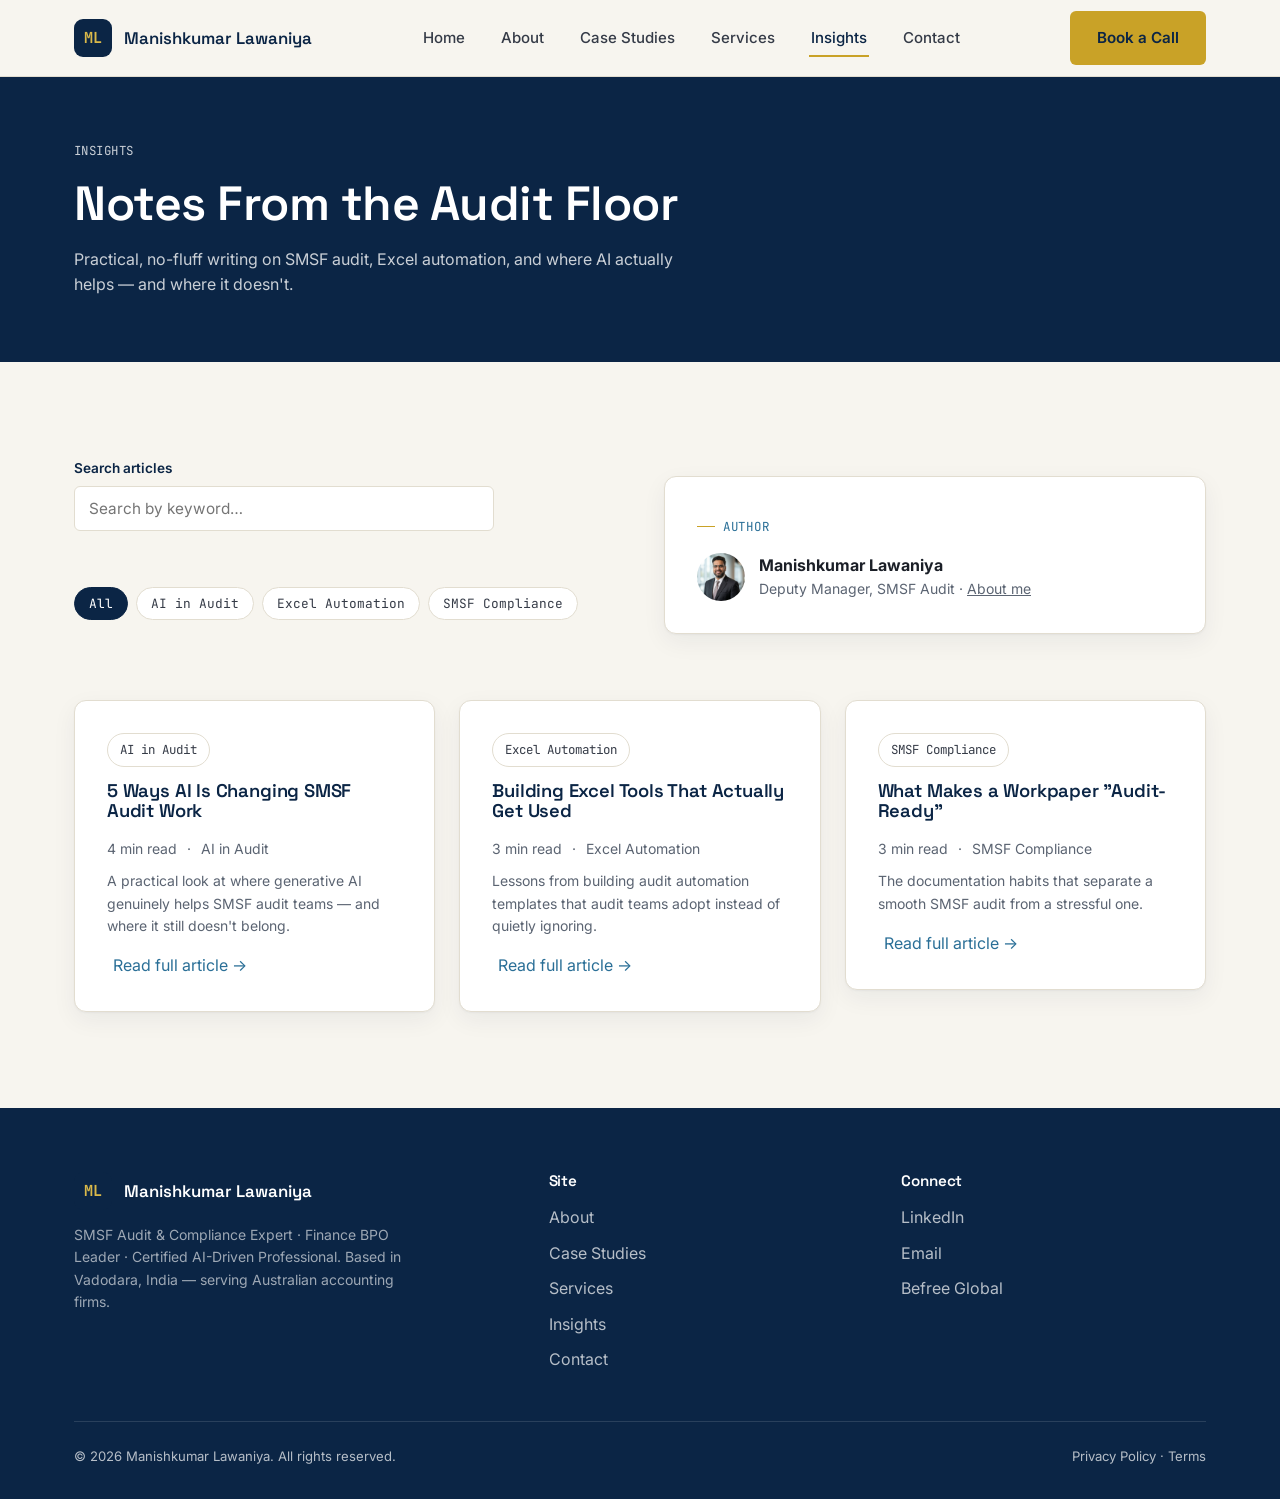
<file: blog.html>
<!DOCTYPE html>
<html lang="en">
<head>
<meta charset="UTF-8">
<meta name="viewport" content="width=device-width, initial-scale=1.0">
<title>Insights | Manishkumar Lawaniya</title>
<meta name="description" content="Practical insights on SMSF audit, Excel automation, and AI in finance — from 13 years of hands-on audit and compliance work.">
<link rel="canonical" href="https://manishl-afk.github.io/manish-lawaniya/blog.html">
<link rel="icon" type="image/svg+xml" href="assets/images/favicon.svg">
<link rel="preconnect" href="https://fonts.googleapis.com">
<link rel="preconnect" href="https://fonts.gstatic.com" crossorigin>
<link href="https://fonts.googleapis.com/css2?family=Space+Grotesk:wght@500;600;700&family=Inter:wght@400;500;600;700&family=JetBrains+Mono:wght@400;500;700&display=swap" rel="stylesheet">
<link rel="stylesheet" href="assets/css/style.css">
<style>
  .post-card summary { cursor: pointer; list-style: none; }
  .post-card summary::-webkit-details-marker { display: none; }
  .post-card summary .btn-ghost { pointer-events: none; }
  .post-meta { display: flex; gap: 10px; align-items: center; margin-bottom: 10px; flex-wrap: wrap; }
  .filter-pills { display: flex; gap: 8px; flex-wrap: wrap; margin-bottom: var(--s-4); }
  .filter-pill { font-family: var(--font-mono); font-size: 0.8rem; padding: 7px 14px; border-radius: 100px; border: 1px solid var(--border); background: var(--white); cursor: pointer; color: var(--ink-700); }
  .filter-pill.is-active { background: var(--navy-900); color: var(--white); border-color: var(--navy-900); }
  .search-wrap { margin-bottom: var(--s-4); max-width: 420px; }
  .post-card[hidden] { display: none; }
  .post-body { margin-top: var(--s-3); padding-top: var(--s-3); border-top: 1px dashed var(--border); }
</style>
</head>
<body>

<a class="skip-link" href="#main">Skip to content</a>

<header class="navbar">
  <div class="container">
    <a href="index.html" class="brand"><span class="brand-mark">ML</span>Manishkumar Lawaniya</a>
    <nav aria-label="Primary">
      <ul class="nav-links">
        <li><a href="index.html">Home</a></li>
        <li><a href="about.html">About</a></li>
        <li><a href="portfolio.html">Case Studies</a></li>
        <li><a href="services.html">Services</a></li>
        <li><a href="blog.html">Insights</a></li>
        <li><a href="contact.html">Contact</a></li>
      </ul>
    </nav>
    <div class="nav-cta">
      <a href="contact.html" class="btn btn-primary">Book a Call</a>
      <button class="nav-toggle" aria-label="Toggle menu" aria-expanded="false"><span></span><span></span><span></span></button>
    </div>
  </div>
</header>

<main id="main">

  <section class="page-header">
    <div class="container">
      <p class="breadcrumb">INSIGHTS</p>
      <h1>Notes From the Audit Floor</h1>
      <p>Practical, no-fluff writing on SMSF audit, Excel automation, and where AI actually helps — and where it doesn't.</p>
    </div>
  </section>

  <section class="section">
    <div class="container">

      <div class="two-col" style="margin-bottom:var(--s-6); align-items:center;">
        <div>
          <div class="search-wrap">
            <label for="blog-search">Search articles</label>
            <input type="search" id="blog-search" placeholder="Search by keyword…">
          </div>
          <div class="filter-pills" id="filter-pills">
            <button class="filter-pill is-active" data-filter="all">All</button>
            <button class="filter-pill" data-filter="ai">AI in Audit</button>
            <button class="filter-pill" data-filter="excel">Excel Automation</button>
            <button class="filter-pill" data-filter="compliance">SMSF Compliance</button>
          </div>
        </div>
        <div class="card">
          <p class="eyebrow">Author</p>
          <div style="display:flex; align-items:center; gap:14px;">
            <img src="assets/images/headshot.jpg" alt="Manishkumar Lawaniya" class="author-photo">
            <div>
              <strong>Manishkumar Lawaniya</strong>
              <p class="small" style="margin:0;">Deputy Manager, SMSF Audit · <a href="about.html" style="text-decoration:underline;">About me</a></p>
            </div>
          </div>
        </div>
      </div>

      <div class="grid grid-3" id="post-grid" style="align-items:start;">

        <article class="card post-card reveal" data-category="ai">
          <span class="tag">AI in Audit</span>
          <h4 style="margin-top:14px;">5 Ways AI Is Changing SMSF Audit Work</h4>
          <div class="post-meta small">
            <span>4 min read</span><span>·</span><span>AI in Audit</span>
          </div>
          <p class="small">A practical look at where generative AI genuinely helps SMSF audit teams — and where it still doesn't belong.</p>
          <details>
            <summary><span class="btn-ghost">Read full article →</span></summary>
            <div class="post-body">
              <p class="small">Most conversations about "AI in audit" jump straight to automation replacing reviewers. That's not what's actually happening on the ground. After integrating generative AI and no-code tools into parts of SMSF audit work, here's where it genuinely earns its place:</p>
              <p class="small"><strong>1. First-draft documentation.</strong> Drafting compliance notes and standard report sections is repetitive, not judgement-heavy. AI drafts, a human edits.</p>
              <p class="small"><strong>2. Pattern spotting in large data sets.</strong> Flagging unusual transactions for a human to look at — not deciding they're a problem.</p>
              <p class="small"><strong>3. No-code workflow stitching.</strong> Connecting tools that don't talk to each other natively, without writing custom software.</p>
              <p class="small"><strong>4. Excel formula and template generation.</strong> Faster template iteration, still tested manually before use.</p>
              <p class="small"><strong>5. Knowledge transfer.</strong> Turning ad-hoc tribal knowledge into documented, repeatable process steps new associates can actually follow.</p>
              <p class="small">What hasn't changed: the final compliance sign-off is still a human decision. AI removes drafting time, not accountability.</p>
            </div>
          </details>
        </article>

        <article class="card post-card reveal" data-category="excel">
          <span class="tag">Excel Automation</span>
          <h4 style="margin-top:14px;">Building Excel Tools That Actually Get Used</h4>
          <div class="post-meta small">
            <span>3 min read</span><span>·</span><span>Excel Automation</span>
          </div>
          <p class="small">Lessons from building audit automation templates that audit teams adopt instead of quietly ignoring.</p>
          <details>
            <summary><span class="btn-ghost">Read full article →</span></summary>
            <div class="post-body">
              <p class="small">I've built more Excel tools that got abandoned than I'd like to admit early in my career — usually because they were designed around how I thought the process should work, not how associates actually worked.</p>
              <p class="small">What changed the outcome: building the tool while doing the task myself, not after stepping back from it. A template built by someone reviewing workpapers gets the small details right — the column someone always has to scroll to find, the formula that breaks when a row gets inserted, the naming convention people actually remember.</p>
              <p class="small">The result isn't a flashier spreadsheet. It's one that survives contact with a real audit deadline, gets used without a training session, and reduces review questions instead of creating new ones.</p>
            </div>
          </details>
        </article>

        <article class="card post-card reveal" data-category="compliance">
          <span class="tag">SMSF Compliance</span>
          <h4 style="margin-top:14px;">What Makes a Workpaper "Audit-Ready"</h4>
          <div class="post-meta small">
            <span>3 min read</span><span>·</span><span>SMSF Compliance</span>
          </div>
          <p class="small">The documentation habits that separate a smooth SMSF audit from a stressful one.</p>
          <details>
            <summary><span class="btn-ghost">Read full article →</span></summary>
            <div class="post-body">
              <p class="small">"Audit-ready" gets used loosely. In practice, it means a reviewer can follow the file without asking the preparer a single clarifying question. A few habits that consistently get a workpaper there:</p>
              <p class="small"><strong>Consistent structure across files.</strong> If every file is organised differently, every review starts from zero.</p>
              <p class="small"><strong>Source documents linked, not just referenced.</strong> "See bank statement" is not the same as the bank statement being attached and tied to the figure it supports.</p>
              <p class="small"><strong>Reconciliations finished, not started.</strong> A reconciliation with an unexplained variance is a flag, not a finished workpaper.</p>
              <p class="small"><strong>Notes written for someone who wasn't there.</strong> If a note only makes sense to the person who wrote it, it isn't documentation.</p>
              <p class="small">None of this is exciting. It's also the entire difference between a same-day review and a week of back-and-forth.</p>
            </div>
          </details>
        </article>

      </div>

      <p class="small center" id="no-results" hidden style="margin-top:var(--s-4);">No articles match that search — try a different keyword.</p>

    </div>
  </section>

</main>

<footer class="footer">
  <div class="container">
    <div class="footer-grid">
      <div>
        <div class="brand" style="color:#fff; margin-bottom:14px;"><span class="brand-mark">ML</span>Manishkumar Lawaniya</div>
        <p class="small" style="color:rgba(255,255,255,0.6); max-width:38ch;">SMSF Audit &amp; Compliance Expert · Finance BPO Leader · Certified AI-Driven Professional. Based in Vadodara, India — serving Australian accounting firms.</p>
      </div>
      <div>
        <h4>Site</h4>
        <ul>
          <li><a href="about.html">About</a></li>
          <li><a href="portfolio.html">Case Studies</a></li>
          <li><a href="services.html">Services</a></li>
          <li><a href="blog.html">Insights</a></li>
          <li><a href="contact.html">Contact</a></li>
        </ul>
      </div>
      <div>
        <h4>Connect</h4>
        <ul>
          <li><a href="https://www.linkedin.com/in/mkl6493" target="_blank" rel="noopener">LinkedIn</a></li>
          <li><a href="mailto:manish.l@superrecords.com.au">Email</a></li>
          <li><a href="https://befreeltd.com/au/" target="_blank" rel="noopener">Befree Global</a></li>
        </ul>
      </div>
    </div>
    <div class="footer-bottom">
      <span>© <span id="year">2026</span> Manishkumar Lawaniya. All rights reserved.</span>
      <span><a href="privacy.html">Privacy Policy</a> · <a href="terms.html">Terms</a></span>
    </div>
  </div>
</footer>

<script src="assets/js/main.js"></script>
</body>
</html>
</file>
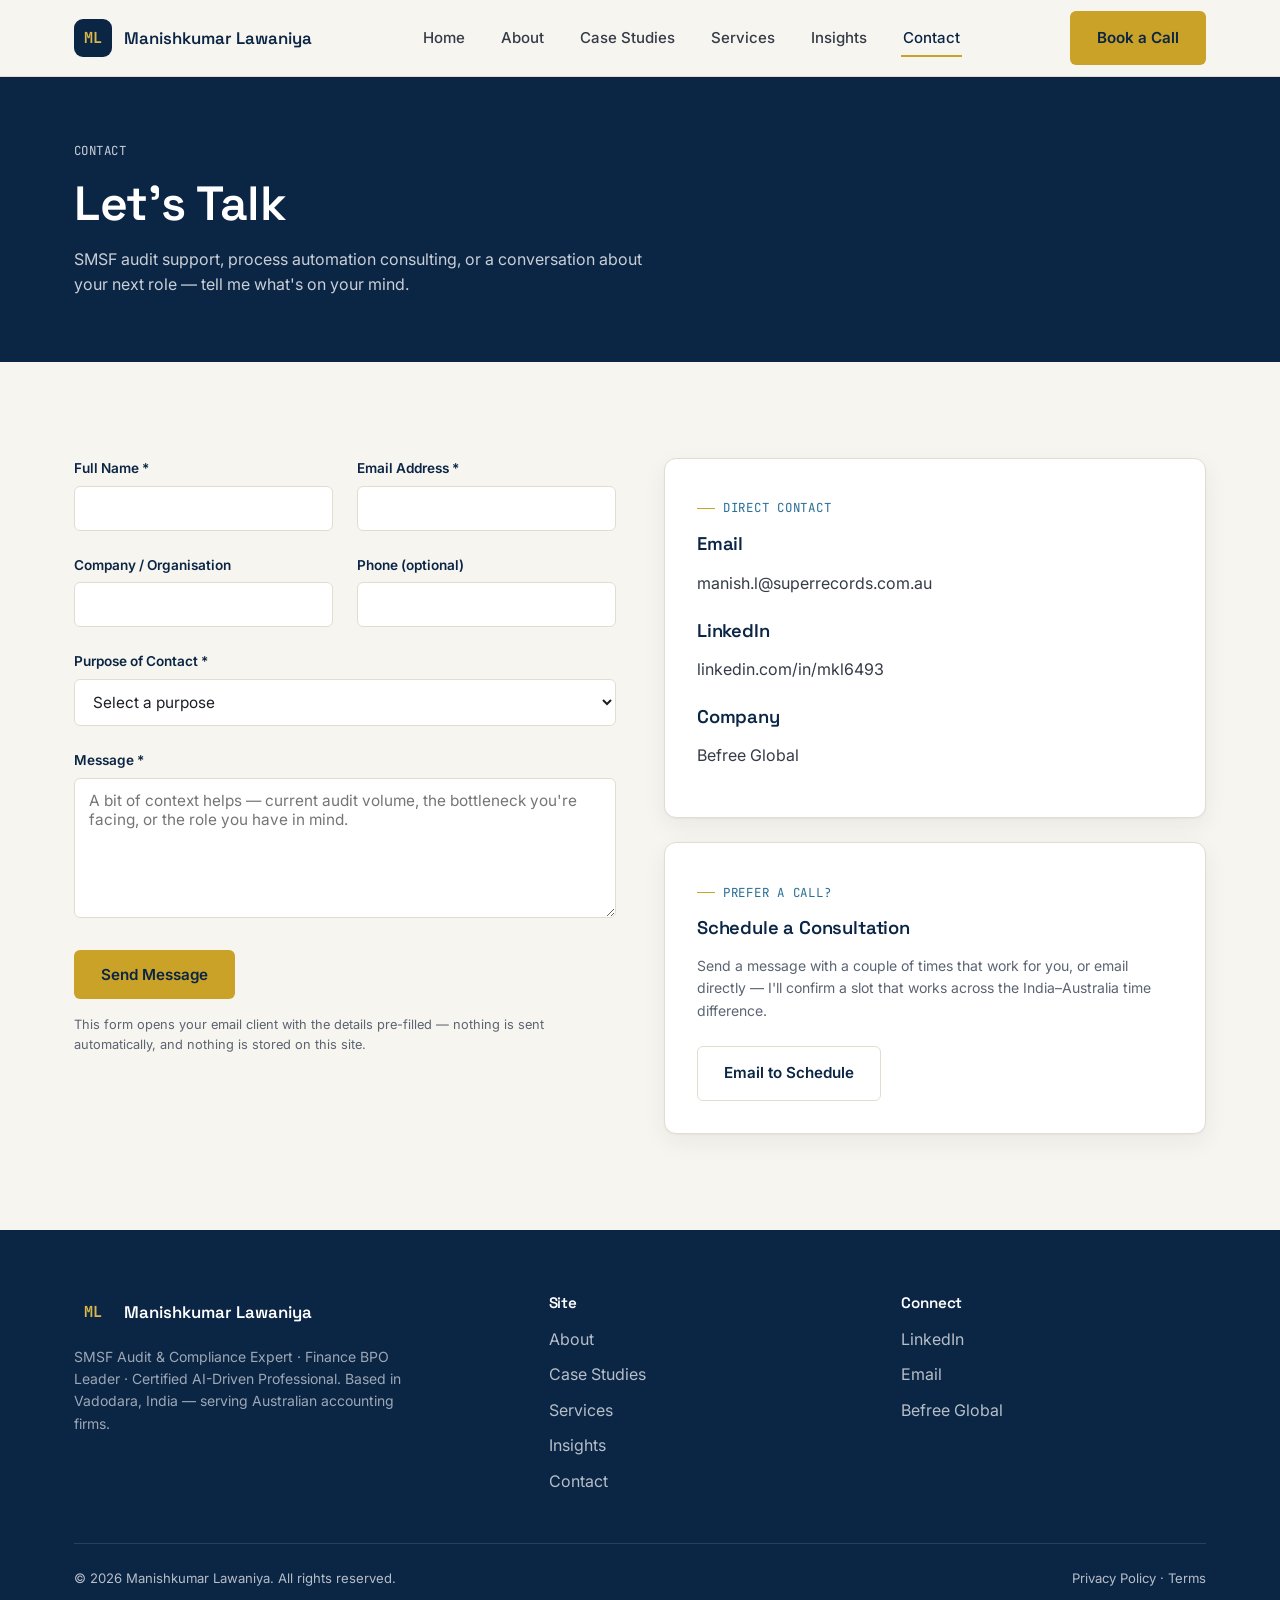
<file: contact.html>
<!DOCTYPE html>
<html lang="en">
<head>
<meta charset="UTF-8">
<meta name="viewport" content="width=device-width, initial-scale=1.0">
<title>Contact | Manishkumar Lawaniya</title>
<meta name="description" content="Get in touch with Manishkumar Lawaniya for SMSF audit support, process automation consulting, or career conversations.">
<link rel="canonical" href="https://manishl-afk.github.io/manish-lawaniya/contact.html">
<link rel="icon" type="image/svg+xml" href="assets/images/favicon.svg">
<link rel="preconnect" href="https://fonts.googleapis.com">
<link rel="preconnect" href="https://fonts.gstatic.com" crossorigin>
<link href="https://fonts.googleapis.com/css2?family=Space+Grotesk:wght@500;600;700&family=Inter:wght@400;500;600;700&family=JetBrains+Mono:wght@400;500;700&display=swap" rel="stylesheet">
<link rel="stylesheet" href="assets/css/style.css">
</head>
<body>

<a class="skip-link" href="#main">Skip to content</a>

<header class="navbar">
  <div class="container">
    <a href="index.html" class="brand"><span class="brand-mark">ML</span>Manishkumar Lawaniya</a>
    <nav aria-label="Primary">
      <ul class="nav-links">
        <li><a href="index.html">Home</a></li>
        <li><a href="about.html">About</a></li>
        <li><a href="portfolio.html">Case Studies</a></li>
        <li><a href="services.html">Services</a></li>
        <li><a href="blog.html">Insights</a></li>
        <li><a href="contact.html">Contact</a></li>
      </ul>
    </nav>
    <div class="nav-cta">
      <a href="contact.html" class="btn btn-primary">Book a Call</a>
      <button class="nav-toggle" aria-label="Toggle menu" aria-expanded="false"><span></span><span></span><span></span></button>
    </div>
  </div>
</header>

<main id="main">

  <section class="page-header">
    <div class="container">
      <p class="breadcrumb">CONTACT</p>
      <h1>Let's Talk</h1>
      <p>SMSF audit support, process automation consulting, or a conversation about your next role — tell me what's on your mind.</p>
    </div>
  </section>

  <section class="section">
    <div class="container two-col">

      <div class="reveal">
        <form id="contact-form" novalidate>
          <div class="form-row">
            <div>
              <label for="name">Full Name *</label>
              <input type="text" id="name" name="name" required>
            </div>
            <div>
              <label for="email">Email Address *</label>
              <input type="email" id="email" name="email" required>
            </div>
          </div>
          <div class="form-row">
            <div>
              <label for="company">Company / Organisation</label>
              <input type="text" id="company" name="company">
            </div>
            <div>
              <label for="phone">Phone (optional)</label>
              <input type="tel" id="phone" name="phone">
            </div>
          </div>
          <label for="purpose">Purpose of Contact *</label>
          <select id="purpose" name="purpose" required>
            <option value="">Select a purpose</option>
            <option>SMSF Consulting Services</option>
            <option>Career Opportunity</option>
            <option>Business Collaboration</option>
            <option>General Inquiry</option>
          </select>
          <label for="message">Message *</label>
          <textarea id="message" name="message" required placeholder="A bit of context helps — current audit volume, the bottleneck you're facing, or the role you have in mind."></textarea>
          <button type="submit" class="btn btn-primary">Send Message</button>
          <p class="small" id="form-note" style="display:none; margin-top:var(--s-2);"></p>
          <p class="field-note" style="margin-top:var(--s-2);">This form opens your email client with the details pre-filled — nothing is sent automatically, and nothing is stored on this site.</p>
        </form>
      </div>

      <div class="reveal">
        <div class="card" style="margin-bottom:var(--s-3);">
          <p class="eyebrow">Direct Contact</p>
          <h4>Email</h4>
          <p><a href="mailto:manish.l@superrecords.com.au">manish.l@superrecords.com.au</a></p>
          <h4 style="margin-top:var(--s-3);">LinkedIn</h4>
          <p><a href="https://www.linkedin.com/in/mkl6493" target="_blank" rel="noopener">linkedin.com/in/mkl6493</a></p>
          <h4 style="margin-top:var(--s-3);">Company</h4>
          <p><a href="https://befreeltd.com/au/" target="_blank" rel="noopener">Befree Global</a></p>
        </div>
        <div class="card">
          <p class="eyebrow">Prefer a Call?</p>
          <h4>Schedule a Consultation</h4>
          <p class="small">Send a message with a couple of times that work for you, or email directly — I'll confirm a slot that works across the India–Australia time difference.</p>
          <a href="mailto:manish.l@superrecords.com.au?subject=Consultation%20Request" class="btn btn-outline" style="margin-top:8px;">Email to Schedule</a>
        </div>
      </div>

    </div>
  </section>

</main>

<footer class="footer">
  <div class="container">
    <div class="footer-grid">
      <div>
        <div class="brand" style="color:#fff; margin-bottom:14px;"><span class="brand-mark">ML</span>Manishkumar Lawaniya</div>
        <p class="small" style="color:rgba(255,255,255,0.6); max-width:38ch;">SMSF Audit &amp; Compliance Expert · Finance BPO Leader · Certified AI-Driven Professional. Based in Vadodara, India — serving Australian accounting firms.</p>
      </div>
      <div>
        <h4>Site</h4>
        <ul>
          <li><a href="about.html">About</a></li>
          <li><a href="portfolio.html">Case Studies</a></li>
          <li><a href="services.html">Services</a></li>
          <li><a href="blog.html">Insights</a></li>
          <li><a href="contact.html">Contact</a></li>
        </ul>
      </div>
      <div>
        <h4>Connect</h4>
        <ul>
          <li><a href="https://www.linkedin.com/in/mkl6493" target="_blank" rel="noopener">LinkedIn</a></li>
          <li><a href="mailto:manish.l@superrecords.com.au">Email</a></li>
          <li><a href="https://befreeltd.com/au/" target="_blank" rel="noopener">Befree Global</a></li>
        </ul>
      </div>
    </div>
    <div class="footer-bottom">
      <span>© <span id="year">2026</span> Manishkumar Lawaniya. All rights reserved.</span>
      <span><a href="privacy.html">Privacy Policy</a> · <a href="terms.html">Terms</a></span>
    </div>
  </div>
</footer>

<script src="assets/js/main.js"></script>
</body>
</html>
</file>
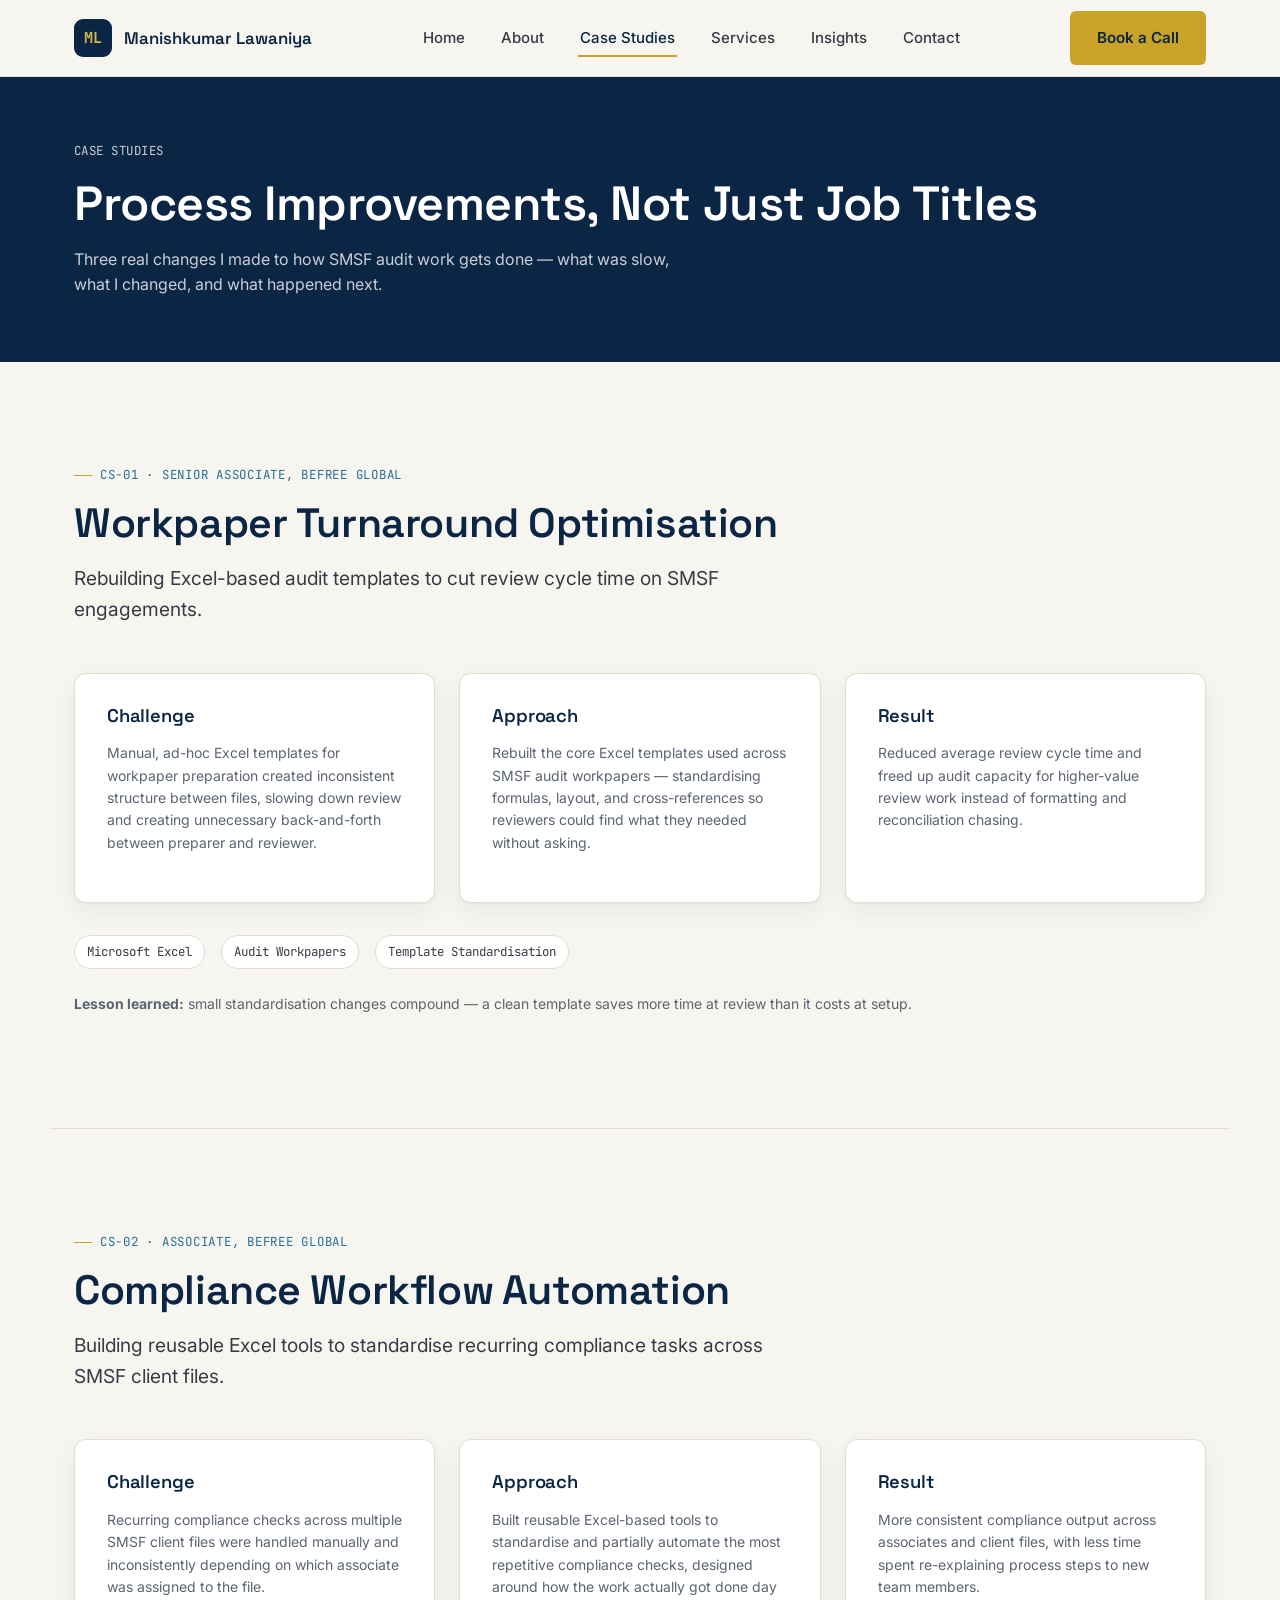
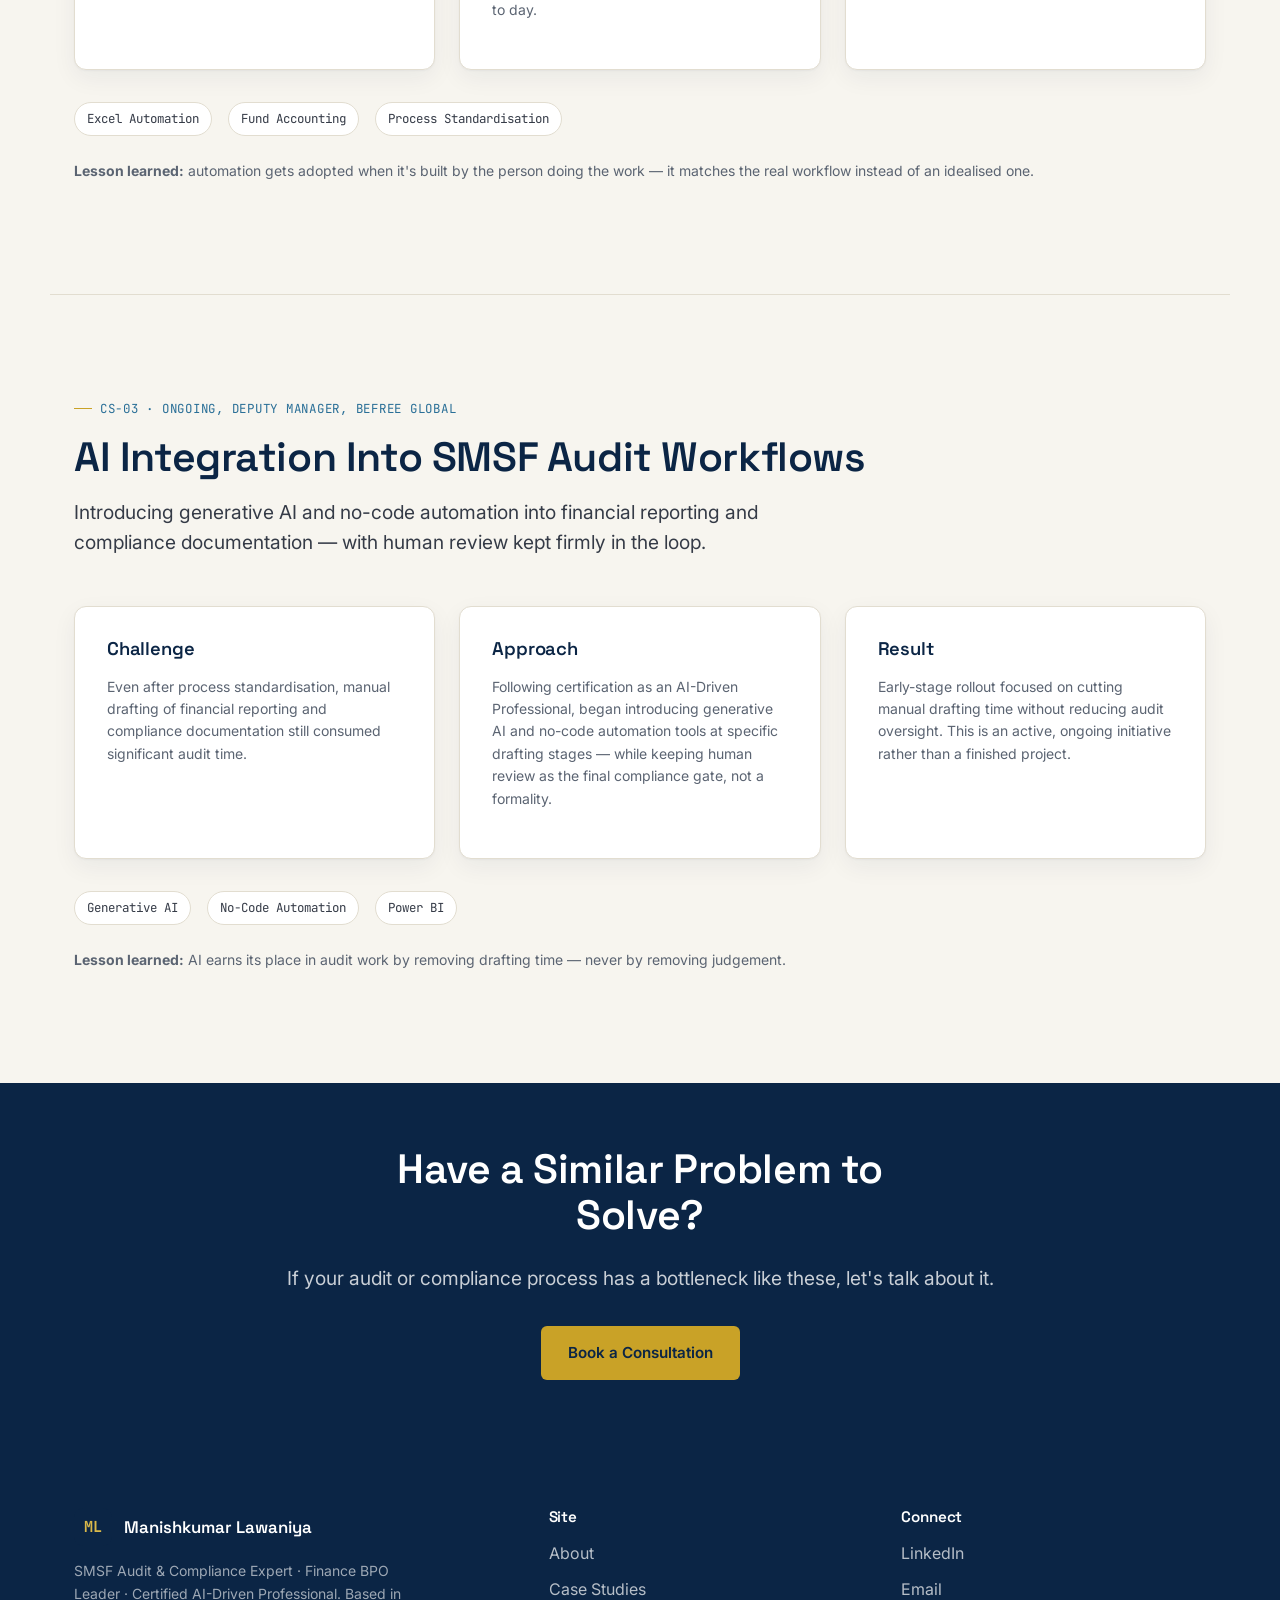
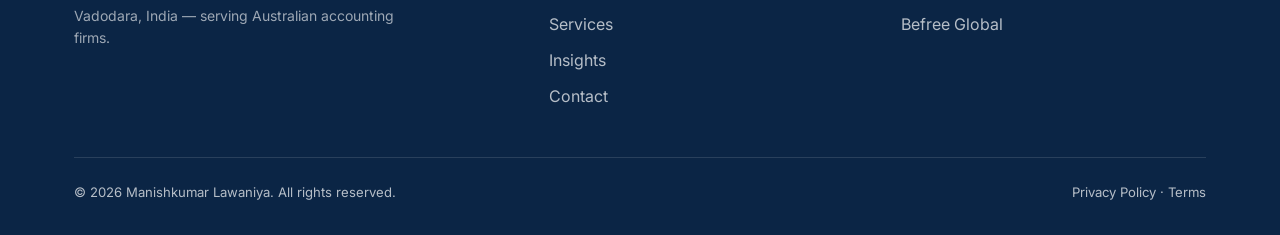
<file: portfolio.html>
<!DOCTYPE html>
<html lang="en">
<head>
<meta charset="UTF-8">
<meta name="viewport" content="width=device-width, initial-scale=1.0">
<title>Case Studies | Manishkumar Lawaniya</title>
<meta name="description" content="Real process improvements from 13 years in SMSF audit: workpaper turnaround optimisation, compliance workflow automation, and AI integration into audit workflows.">
<link rel="canonical" href="https://manishl-afk.github.io/manish-lawaniya/portfolio.html">
<link rel="icon" type="image/svg+xml" href="assets/images/favicon.svg">
<link rel="preconnect" href="https://fonts.googleapis.com">
<link rel="preconnect" href="https://fonts.gstatic.com" crossorigin>
<link href="https://fonts.googleapis.com/css2?family=Space+Grotesk:wght@500;600;700&family=Inter:wght@400;500;600;700&family=JetBrains+Mono:wght@400;500;700&display=swap" rel="stylesheet">
<link rel="stylesheet" href="assets/css/style.css">
</head>
<body>

<a class="skip-link" href="#main">Skip to content</a>

<header class="navbar">
  <div class="container">
    <a href="index.html" class="brand"><span class="brand-mark">ML</span>Manishkumar Lawaniya</a>
    <nav aria-label="Primary">
      <ul class="nav-links">
        <li><a href="index.html">Home</a></li>
        <li><a href="about.html">About</a></li>
        <li><a href="portfolio.html">Case Studies</a></li>
        <li><a href="services.html">Services</a></li>
        <li><a href="blog.html">Insights</a></li>
        <li><a href="contact.html">Contact</a></li>
      </ul>
    </nav>
    <div class="nav-cta">
      <a href="contact.html" class="btn btn-primary">Book a Call</a>
      <button class="nav-toggle" aria-label="Toggle menu" aria-expanded="false"><span></span><span></span><span></span></button>
    </div>
  </div>
</header>

<main id="main">

  <section class="page-header">
    <div class="container">
      <p class="breadcrumb">CASE STUDIES</p>
      <h1>Process Improvements, Not Just Job Titles</h1>
      <p>Three real changes I made to how SMSF audit work gets done — what was slow, what I changed, and what happened next.</p>
    </div>
  </section>

  <!-- CASE STUDY 1 -->
  <section class="section">
    <div class="container">
      <p class="eyebrow">CS-01 · Senior Associate, Befree Global</p>
      <h2>Workpaper Turnaround Optimisation</h2>
      <p class="lead" style="margin-bottom:var(--s-6);">Rebuilding Excel-based audit templates to cut review cycle time on SMSF engagements.</p>

      <div class="grid grid-3" style="margin-bottom:var(--s-4);">
        <div class="card reveal">
          <h4>Challenge</h4>
          <p class="small">Manual, ad-hoc Excel templates for workpaper preparation created inconsistent structure between files, slowing down review and creating unnecessary back-and-forth between preparer and reviewer.</p>
        </div>
        <div class="card reveal">
          <h4>Approach</h4>
          <p class="small">Rebuilt the core Excel templates used across SMSF audit workpapers — standardising formulas, layout, and cross-references so reviewers could find what they needed without asking.</p>
        </div>
        <div class="card reveal">
          <h4>Result</h4>
          <p class="small">Reduced average review cycle time and freed up audit capacity for higher-value review work instead of formatting and reconciliation chasing.</p>
        </div>
      </div>
      <div class="btn-row">
        <span class="tag">Microsoft Excel</span>
        <span class="tag">Audit Workpapers</span>
        <span class="tag">Template Standardisation</span>
      </div>
      <p class="small" style="margin-top:var(--s-3);"><strong>Lesson learned:</strong> small standardisation changes compound — a clean template saves more time at review than it costs at setup.</p>
    </div>
  </section>

  <hr class="divider" style="max-width:var(--container); margin: 0 auto;">

  <!-- CASE STUDY 2 -->
  <section class="section">
    <div class="container">
      <p class="eyebrow">CS-02 · Associate, Befree Global</p>
      <h2>Compliance Workflow Automation</h2>
      <p class="lead" style="margin-bottom:var(--s-6);">Building reusable Excel tools to standardise recurring compliance tasks across SMSF client files.</p>

      <div class="grid grid-3" style="margin-bottom:var(--s-4);">
        <div class="card reveal">
          <h4>Challenge</h4>
          <p class="small">Recurring compliance checks across multiple SMSF client files were handled manually and inconsistently depending on which associate was assigned to the file.</p>
        </div>
        <div class="card reveal">
          <h4>Approach</h4>
          <p class="small">Built reusable Excel-based tools to standardise and partially automate the most repetitive compliance checks, designed around how the work actually got done day to day.</p>
        </div>
        <div class="card reveal">
          <h4>Result</h4>
          <p class="small">More consistent compliance output across associates and client files, with less time spent re-explaining process steps to new team members.</p>
        </div>
      </div>
      <div class="btn-row">
        <span class="tag">Excel Automation</span>
        <span class="tag">Fund Accounting</span>
        <span class="tag">Process Standardisation</span>
      </div>
      <p class="small" style="margin-top:var(--s-3);"><strong>Lesson learned:</strong> automation gets adopted when it's built by the person doing the work — it matches the real workflow instead of an idealised one.</p>
    </div>
  </section>

  <hr class="divider" style="max-width:var(--container); margin: 0 auto;">

  <!-- CASE STUDY 3 -->
  <section class="section">
    <div class="container">
      <p class="eyebrow">CS-03 · Ongoing, Deputy Manager, Befree Global</p>
      <h2>AI Integration Into SMSF Audit Workflows</h2>
      <p class="lead" style="margin-bottom:var(--s-6);">Introducing generative AI and no-code automation into financial reporting and compliance documentation — with human review kept firmly in the loop.</p>

      <div class="grid grid-3" style="margin-bottom:var(--s-4);">
        <div class="card reveal">
          <h4>Challenge</h4>
          <p class="small">Even after process standardisation, manual drafting of financial reporting and compliance documentation still consumed significant audit time.</p>
        </div>
        <div class="card reveal">
          <h4>Approach</h4>
          <p class="small">Following certification as an AI-Driven Professional, began introducing generative AI and no-code automation tools at specific drafting stages — while keeping human review as the final compliance gate, not a formality.</p>
        </div>
        <div class="card reveal">
          <h4>Result</h4>
          <p class="small">Early-stage rollout focused on cutting manual drafting time without reducing audit oversight. This is an active, ongoing initiative rather than a finished project.</p>
        </div>
      </div>
      <div class="btn-row">
        <span class="tag">Generative AI</span>
        <span class="tag">No-Code Automation</span>
        <span class="tag">Power BI</span>
      </div>
      <p class="small" style="margin-top:var(--s-3);"><strong>Lesson learned:</strong> AI earns its place in audit work by removing drafting time — never by removing judgement.</p>
    </div>
  </section>

  <section class="section--navy section--tight">
    <div class="container center">
      <h2 style="max-width:600px; margin:0 auto var(--s-3);">Have a Similar Problem to Solve?</h2>
      <p class="lead" style="margin:0 auto var(--s-4); color:rgba(255,255,255,0.78);">If your audit or compliance process has a bottleneck like these, let's talk about it.</p>
      <a href="contact.html" class="btn btn-primary">Book a Consultation</a>
    </div>
  </section>

</main>

<footer class="footer">
  <div class="container">
    <div class="footer-grid">
      <div>
        <div class="brand" style="color:#fff; margin-bottom:14px;"><span class="brand-mark">ML</span>Manishkumar Lawaniya</div>
        <p class="small" style="color:rgba(255,255,255,0.6); max-width:38ch;">SMSF Audit &amp; Compliance Expert · Finance BPO Leader · Certified AI-Driven Professional. Based in Vadodara, India — serving Australian accounting firms.</p>
      </div>
      <div>
        <h4>Site</h4>
        <ul>
          <li><a href="about.html">About</a></li>
          <li><a href="portfolio.html">Case Studies</a></li>
          <li><a href="services.html">Services</a></li>
          <li><a href="blog.html">Insights</a></li>
          <li><a href="contact.html">Contact</a></li>
        </ul>
      </div>
      <div>
        <h4>Connect</h4>
        <ul>
          <li><a href="https://www.linkedin.com/in/mkl6493" target="_blank" rel="noopener">LinkedIn</a></li>
          <li><a href="mailto:manish.l@superrecords.com.au">Email</a></li>
          <li><a href="https://befreeltd.com/au/" target="_blank" rel="noopener">Befree Global</a></li>
        </ul>
      </div>
    </div>
    <div class="footer-bottom">
      <span>© <span id="year">2026</span> Manishkumar Lawaniya. All rights reserved.</span>
      <span><a href="privacy.html">Privacy Policy</a> · <a href="terms.html">Terms</a></span>
    </div>
  </div>
</footer>

<script src="assets/js/main.js"></script>
</body>
</html>
</file>
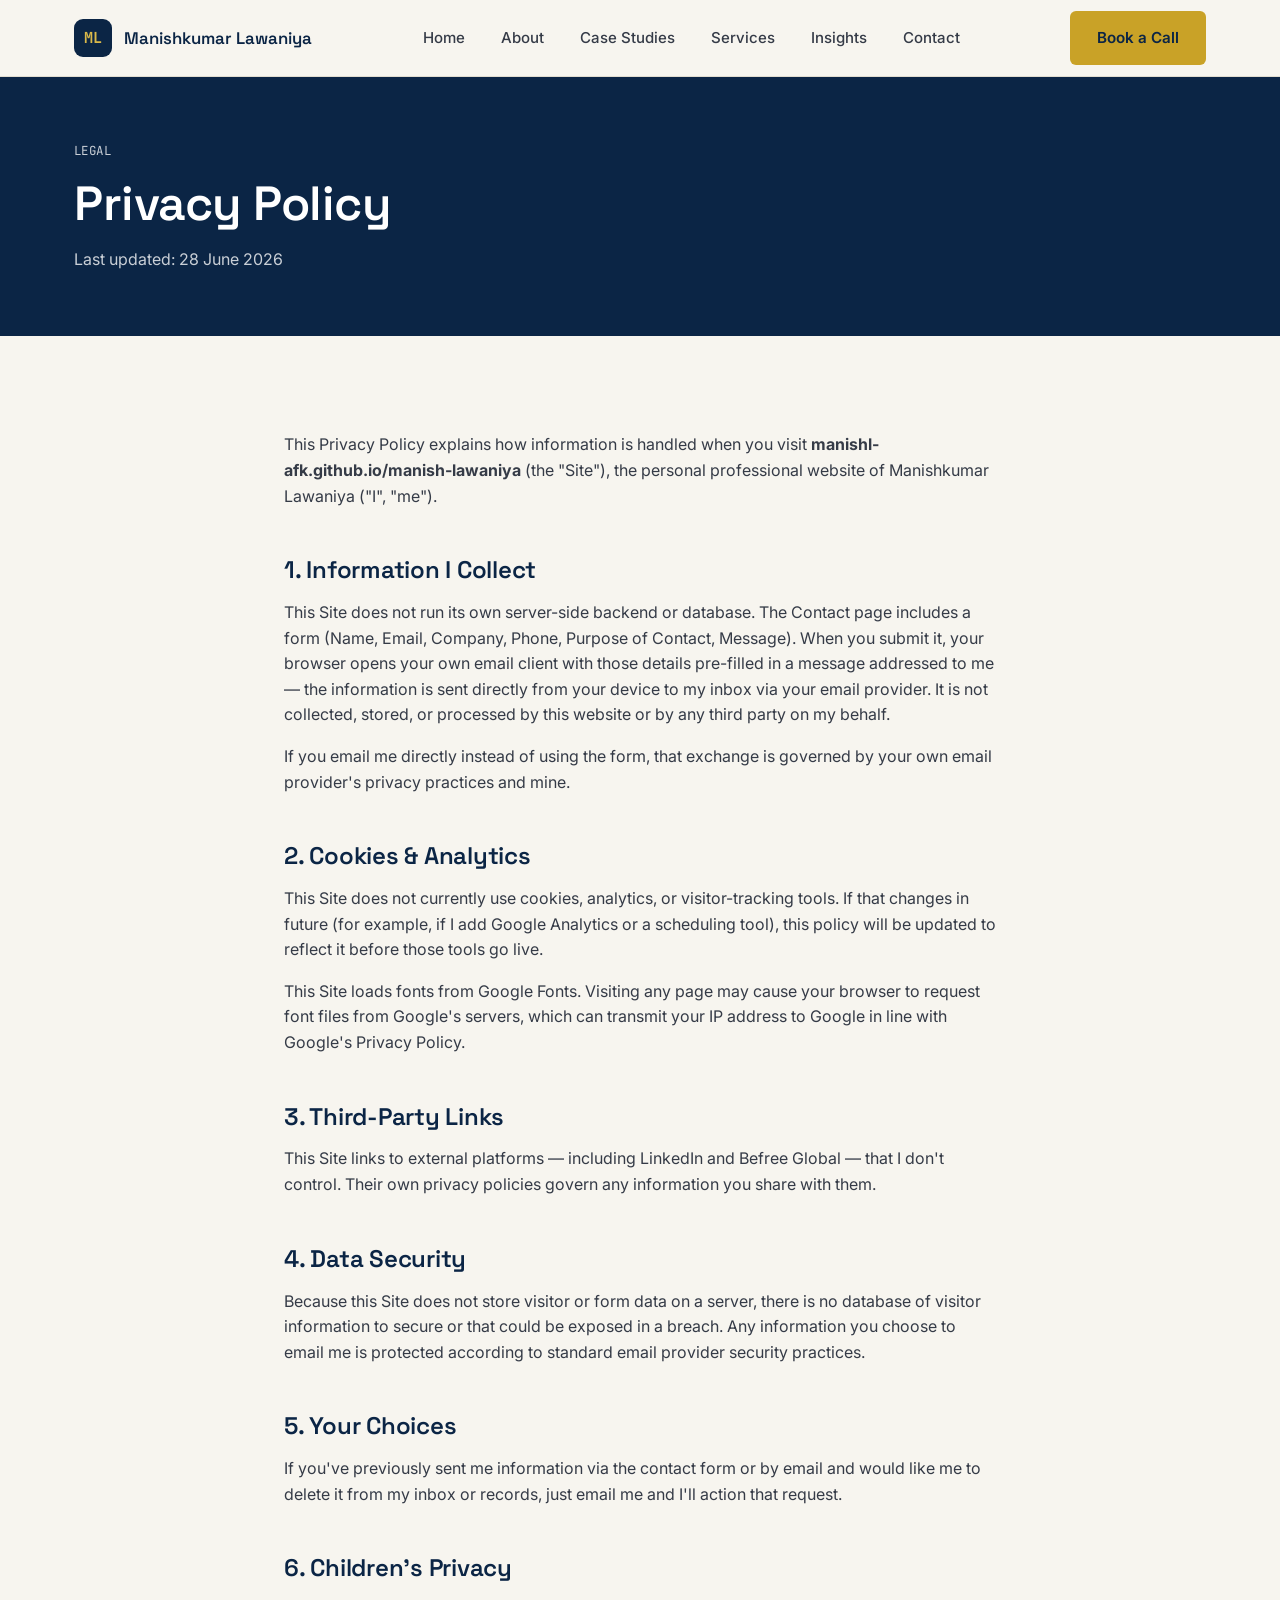
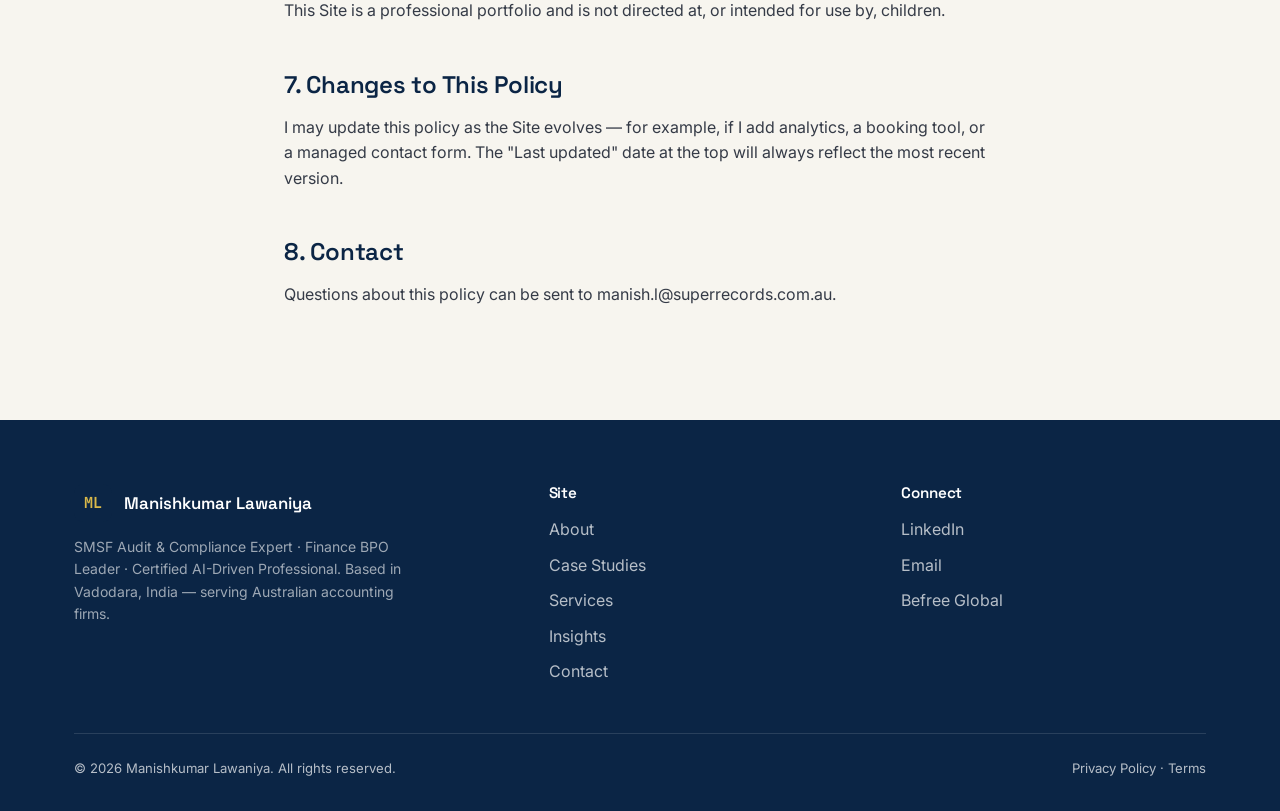
<file: privacy.html>
<!DOCTYPE html>
<html lang="en">
<head>
<meta charset="UTF-8">
<meta name="viewport" content="width=device-width, initial-scale=1.0">
<title>Privacy Policy | Manishkumar Lawaniya</title>
<meta name="description" content="Privacy policy for manishl-afk.github.io/manish-lawaniya — how contact information is handled on this site.">
<link rel="canonical" href="https://manishl-afk.github.io/manish-lawaniya/privacy.html">
<link rel="icon" type="image/svg+xml" href="assets/images/favicon.svg">
<meta name="robots" content="noindex">
<link rel="preconnect" href="https://fonts.googleapis.com">
<link rel="preconnect" href="https://fonts.gstatic.com" crossorigin>
<link href="https://fonts.googleapis.com/css2?family=Space+Grotesk:wght@500;600;700&family=Inter:wght@400;500;600;700&family=JetBrains+Mono:wght@400;500;700&display=swap" rel="stylesheet">
<link rel="stylesheet" href="assets/css/style.css">
<style>.legal p, .legal li { color: var(--ink-700); } .legal h3 { margin-top: var(--s-6); }</style>
</head>
<body>

<a class="skip-link" href="#main">Skip to content</a>

<header class="navbar">
  <div class="container">
    <a href="index.html" class="brand"><span class="brand-mark">ML</span>Manishkumar Lawaniya</a>
    <nav aria-label="Primary">
      <ul class="nav-links">
        <li><a href="index.html">Home</a></li>
        <li><a href="about.html">About</a></li>
        <li><a href="portfolio.html">Case Studies</a></li>
        <li><a href="services.html">Services</a></li>
        <li><a href="blog.html">Insights</a></li>
        <li><a href="contact.html">Contact</a></li>
      </ul>
    </nav>
    <div class="nav-cta">
      <a href="contact.html" class="btn btn-primary">Book a Call</a>
      <button class="nav-toggle" aria-label="Toggle menu" aria-expanded="false"><span></span><span></span><span></span></button>
    </div>
  </div>
</header>

<main id="main">

  <section class="page-header">
    <div class="container">
      <p class="breadcrumb">LEGAL</p>
      <h1>Privacy Policy</h1>
      <p>Last updated: 28 June 2026</p>
    </div>
  </section>

  <section class="section">
    <div class="container legal" style="max-width:760px;">

      <p>This Privacy Policy explains how information is handled when you visit <strong>manishl-afk.github.io/manish-lawaniya</strong> (the "Site"), the personal professional website of Manishkumar Lawaniya ("I", "me").</p>

      <h3>1. Information I Collect</h3>
      <p>This Site does not run its own server-side backend or database. The Contact page includes a form (Name, Email, Company, Phone, Purpose of Contact, Message). When you submit it, your browser opens your own email client with those details pre-filled in a message addressed to me — the information is sent directly from your device to my inbox via your email provider. It is not collected, stored, or processed by this website or by any third party on my behalf.</p>
      <p>If you email me directly instead of using the form, that exchange is governed by your own email provider's privacy practices and mine.</p>

      <h3>2. Cookies &amp; Analytics</h3>
      <p>This Site does not currently use cookies, analytics, or visitor-tracking tools. If that changes in future (for example, if I add Google Analytics or a scheduling tool), this policy will be updated to reflect it before those tools go live.</p>
      <p>This Site loads fonts from Google Fonts. Visiting any page may cause your browser to request font files from Google's servers, which can transmit your IP address to Google in line with <a href="https://policies.google.com/privacy" target="_blank" rel="noopener">Google's Privacy Policy</a>.</p>

      <h3>3. Third-Party Links</h3>
      <p>This Site links to external platforms — including LinkedIn and Befree Global — that I don't control. Their own privacy policies govern any information you share with them.</p>

      <h3>4. Data Security</h3>
      <p>Because this Site does not store visitor or form data on a server, there is no database of visitor information to secure or that could be exposed in a breach. Any information you choose to email me is protected according to standard email provider security practices.</p>

      <h3>5. Your Choices</h3>
      <p>If you've previously sent me information via the contact form or by email and would like me to delete it from my inbox or records, just email me and I'll action that request.</p>

      <h3>6. Children's Privacy</h3>
      <p>This Site is a professional portfolio and is not directed at, or intended for use by, children.</p>

      <h3>7. Changes to This Policy</h3>
      <p>I may update this policy as the Site evolves — for example, if I add analytics, a booking tool, or a managed contact form. The "Last updated" date at the top will always reflect the most recent version.</p>

      <h3>8. Contact</h3>
      <p>Questions about this policy can be sent to <a href="mailto:manish.l@superrecords.com.au">manish.l@superrecords.com.au</a>.</p>

    </div>
  </section>

</main>

<footer class="footer">
  <div class="container">
    <div class="footer-grid">
      <div>
        <div class="brand" style="color:#fff; margin-bottom:14px;"><span class="brand-mark">ML</span>Manishkumar Lawaniya</div>
        <p class="small" style="color:rgba(255,255,255,0.6); max-width:38ch;">SMSF Audit &amp; Compliance Expert · Finance BPO Leader · Certified AI-Driven Professional. Based in Vadodara, India — serving Australian accounting firms.</p>
      </div>
      <div>
        <h4>Site</h4>
        <ul>
          <li><a href="about.html">About</a></li>
          <li><a href="portfolio.html">Case Studies</a></li>
          <li><a href="services.html">Services</a></li>
          <li><a href="blog.html">Insights</a></li>
          <li><a href="contact.html">Contact</a></li>
        </ul>
      </div>
      <div>
        <h4>Connect</h4>
        <ul>
          <li><a href="https://www.linkedin.com/in/mkl6493" target="_blank" rel="noopener">LinkedIn</a></li>
          <li><a href="mailto:manish.l@superrecords.com.au">Email</a></li>
          <li><a href="https://befreeltd.com/au/" target="_blank" rel="noopener">Befree Global</a></li>
        </ul>
      </div>
    </div>
    <div class="footer-bottom">
      <span>© <span id="year">2026</span> Manishkumar Lawaniya. All rights reserved.</span>
      <span><a href="privacy.html">Privacy Policy</a> · <a href="terms.html">Terms</a></span>
    </div>
  </div>
</footer>

<script src="assets/js/main.js"></script>
</body>
</html>
</file>
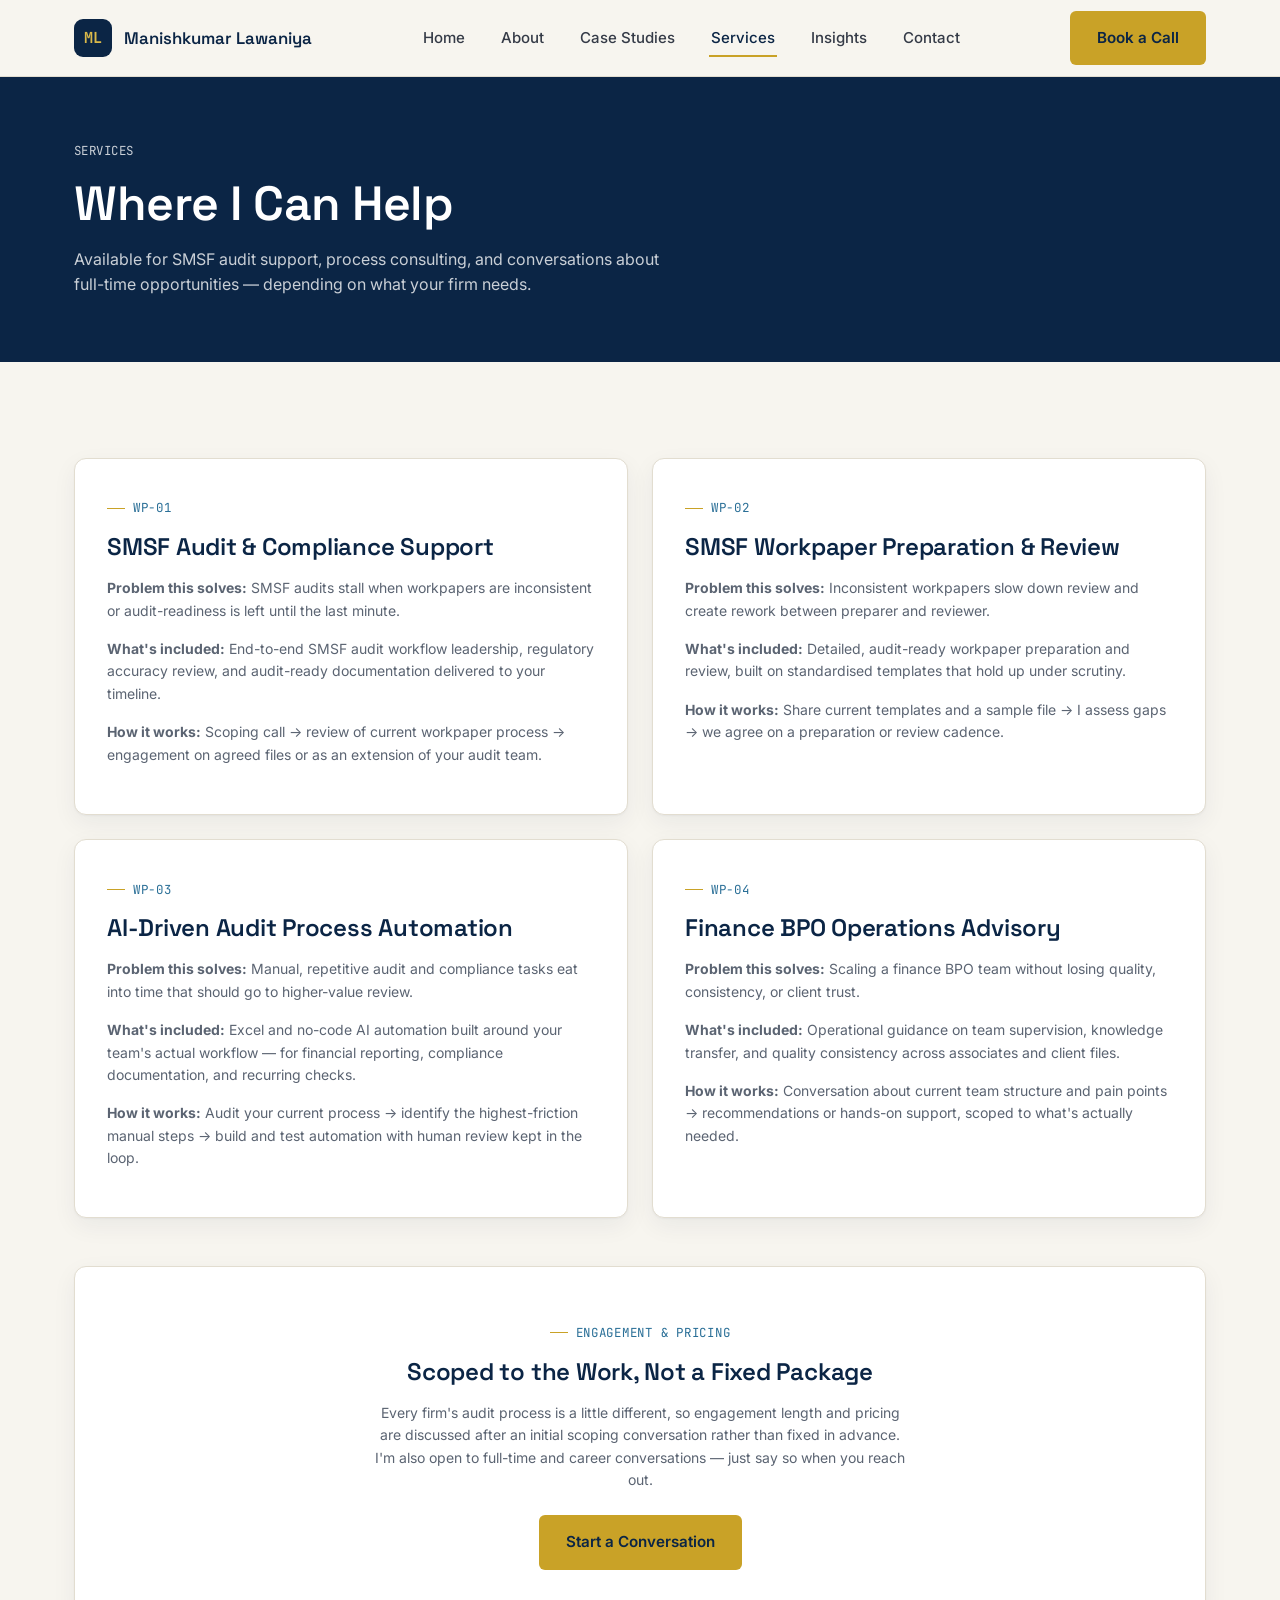
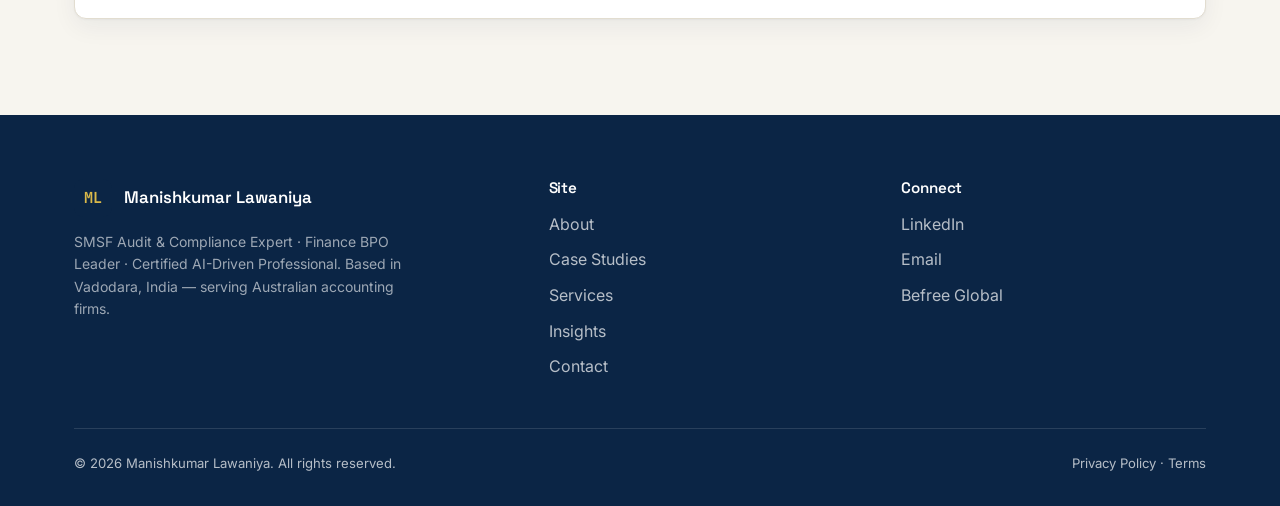
<file: services.html>
<!DOCTYPE html>
<html lang="en">
<head>
<meta charset="UTF-8">
<meta name="viewport" content="width=device-width, initial-scale=1.0">
<title>Services | Manishkumar Lawaniya</title>
<meta name="description" content="SMSF audit & compliance support, workpaper preparation, AI-driven audit automation, and finance BPO operations advisory for Australian accounting firms.">
<link rel="canonical" href="https://manishl-afk.github.io/manish-lawaniya/services.html">
<link rel="icon" type="image/svg+xml" href="assets/images/favicon.svg">
<link rel="preconnect" href="https://fonts.googleapis.com">
<link rel="preconnect" href="https://fonts.gstatic.com" crossorigin>
<link href="https://fonts.googleapis.com/css2?family=Space+Grotesk:wght@500;600;700&family=Inter:wght@400;500;600;700&family=JetBrains+Mono:wght@400;500;700&display=swap" rel="stylesheet">
<link rel="stylesheet" href="assets/css/style.css">
</head>
<body>

<a class="skip-link" href="#main">Skip to content</a>

<header class="navbar">
  <div class="container">
    <a href="index.html" class="brand"><span class="brand-mark">ML</span>Manishkumar Lawaniya</a>
    <nav aria-label="Primary">
      <ul class="nav-links">
        <li><a href="index.html">Home</a></li>
        <li><a href="about.html">About</a></li>
        <li><a href="portfolio.html">Case Studies</a></li>
        <li><a href="services.html">Services</a></li>
        <li><a href="blog.html">Insights</a></li>
        <li><a href="contact.html">Contact</a></li>
      </ul>
    </nav>
    <div class="nav-cta">
      <a href="contact.html" class="btn btn-primary">Book a Call</a>
      <button class="nav-toggle" aria-label="Toggle menu" aria-expanded="false"><span></span><span></span><span></span></button>
    </div>
  </div>
</header>

<main id="main">

  <section class="page-header">
    <div class="container">
      <p class="breadcrumb">SERVICES</p>
      <h1>Where I Can Help</h1>
      <p>Available for SMSF audit support, process consulting, and conversations about full-time opportunities — depending on what your firm needs.</p>
    </div>
  </section>

  <section class="section">
    <div class="container">
      <div class="grid grid-2">

        <div class="card reveal">
          <p class="eyebrow">WP-01</p>
          <h3>SMSF Audit &amp; Compliance Support</h3>
          <p class="small"><strong>Problem this solves:</strong> SMSF audits stall when workpapers are inconsistent or audit-readiness is left until the last minute.</p>
          <p class="small"><strong>What's included:</strong> End-to-end SMSF audit workflow leadership, regulatory accuracy review, and audit-ready documentation delivered to your timeline.</p>
          <p class="small"><strong>How it works:</strong> Scoping call → review of current workpaper process → engagement on agreed files or as an extension of your audit team.</p>
        </div>

        <div class="card reveal">
          <p class="eyebrow">WP-02</p>
          <h3>SMSF Workpaper Preparation &amp; Review</h3>
          <p class="small"><strong>Problem this solves:</strong> Inconsistent workpapers slow down review and create rework between preparer and reviewer.</p>
          <p class="small"><strong>What's included:</strong> Detailed, audit-ready workpaper preparation and review, built on standardised templates that hold up under scrutiny.</p>
          <p class="small"><strong>How it works:</strong> Share current templates and a sample file → I assess gaps → we agree on a preparation or review cadence.</p>
        </div>

        <div class="card reveal">
          <p class="eyebrow">WP-03</p>
          <h3>AI-Driven Audit Process Automation</h3>
          <p class="small"><strong>Problem this solves:</strong> Manual, repetitive audit and compliance tasks eat into time that should go to higher-value review.</p>
          <p class="small"><strong>What's included:</strong> Excel and no-code AI automation built around your team's actual workflow — for financial reporting, compliance documentation, and recurring checks.</p>
          <p class="small"><strong>How it works:</strong> Audit your current process → identify the highest-friction manual steps → build and test automation with human review kept in the loop.</p>
        </div>

        <div class="card reveal">
          <p class="eyebrow">WP-04</p>
          <h3>Finance BPO Operations Advisory</h3>
          <p class="small"><strong>Problem this solves:</strong> Scaling a finance BPO team without losing quality, consistency, or client trust.</p>
          <p class="small"><strong>What's included:</strong> Operational guidance on team supervision, knowledge transfer, and quality consistency across associates and client files.</p>
          <p class="small"><strong>How it works:</strong> Conversation about current team structure and pain points → recommendations or hands-on support, scoped to what's actually needed.</p>
        </div>

      </div>

      <div class="card center" style="margin-top:var(--s-6); padding:var(--s-6);">
        <p class="eyebrow" style="justify-content:center;">Engagement &amp; Pricing</p>
        <h3>Scoped to the Work, Not a Fixed Package</h3>
        <p class="small" style="max-width:60ch; margin:0 auto var(--s-3);">Every firm's audit process is a little different, so engagement length and pricing are discussed after an initial scoping conversation rather than fixed in advance. I'm also open to full-time and career conversations — just say so when you reach out.</p>
        <a href="contact.html" class="btn btn-primary">Start a Conversation</a>
      </div>
    </div>
  </section>

</main>

<footer class="footer">
  <div class="container">
    <div class="footer-grid">
      <div>
        <div class="brand" style="color:#fff; margin-bottom:14px;"><span class="brand-mark">ML</span>Manishkumar Lawaniya</div>
        <p class="small" style="color:rgba(255,255,255,0.6); max-width:38ch;">SMSF Audit &amp; Compliance Expert · Finance BPO Leader · Certified AI-Driven Professional. Based in Vadodara, India — serving Australian accounting firms.</p>
      </div>
      <div>
        <h4>Site</h4>
        <ul>
          <li><a href="about.html">About</a></li>
          <li><a href="portfolio.html">Case Studies</a></li>
          <li><a href="services.html">Services</a></li>
          <li><a href="blog.html">Insights</a></li>
          <li><a href="contact.html">Contact</a></li>
        </ul>
      </div>
      <div>
        <h4>Connect</h4>
        <ul>
          <li><a href="https://www.linkedin.com/in/mkl6493" target="_blank" rel="noopener">LinkedIn</a></li>
          <li><a href="mailto:manish.l@superrecords.com.au">Email</a></li>
          <li><a href="https://befreeltd.com/au/" target="_blank" rel="noopener">Befree Global</a></li>
        </ul>
      </div>
    </div>
    <div class="footer-bottom">
      <span>© <span id="year">2026</span> Manishkumar Lawaniya. All rights reserved.</span>
      <span><a href="privacy.html">Privacy Policy</a> · <a href="terms.html">Terms</a></span>
    </div>
  </div>
</footer>

<script src="assets/js/main.js"></script>
</body>
</html>
</file>
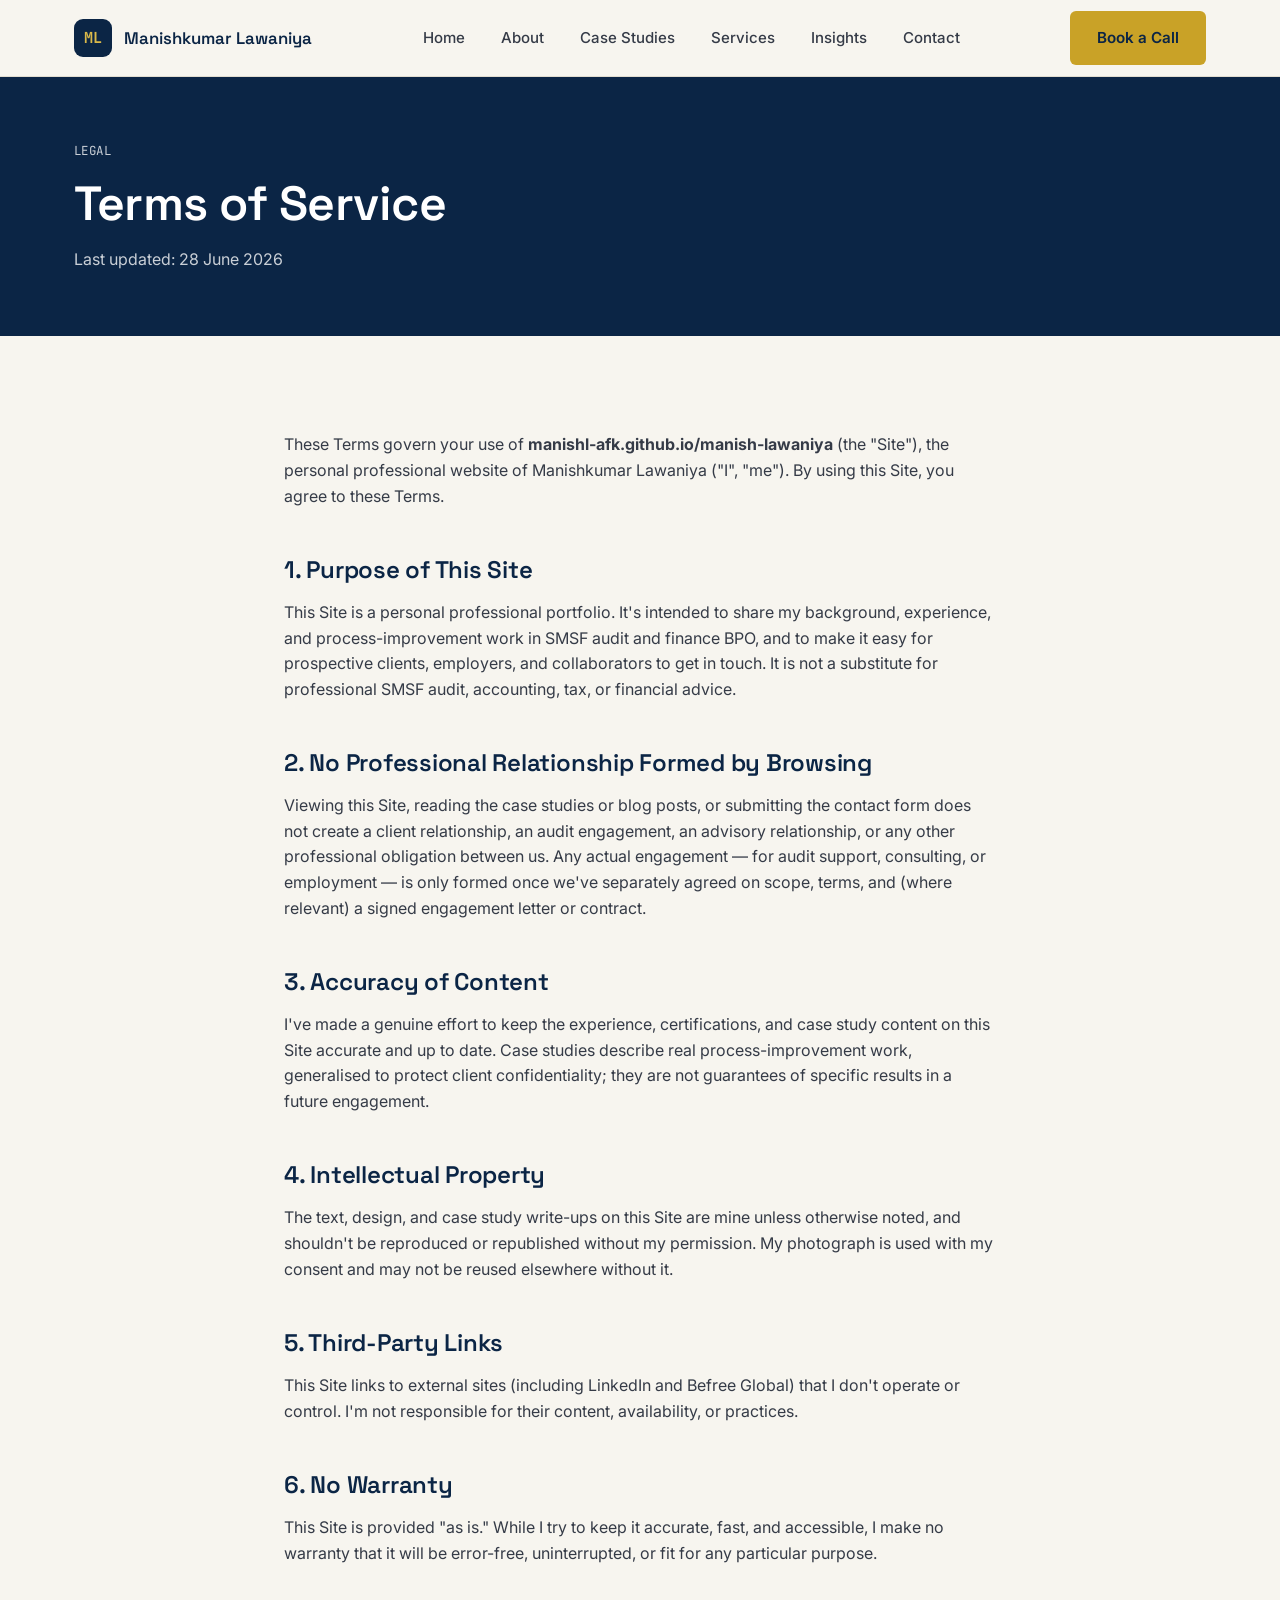
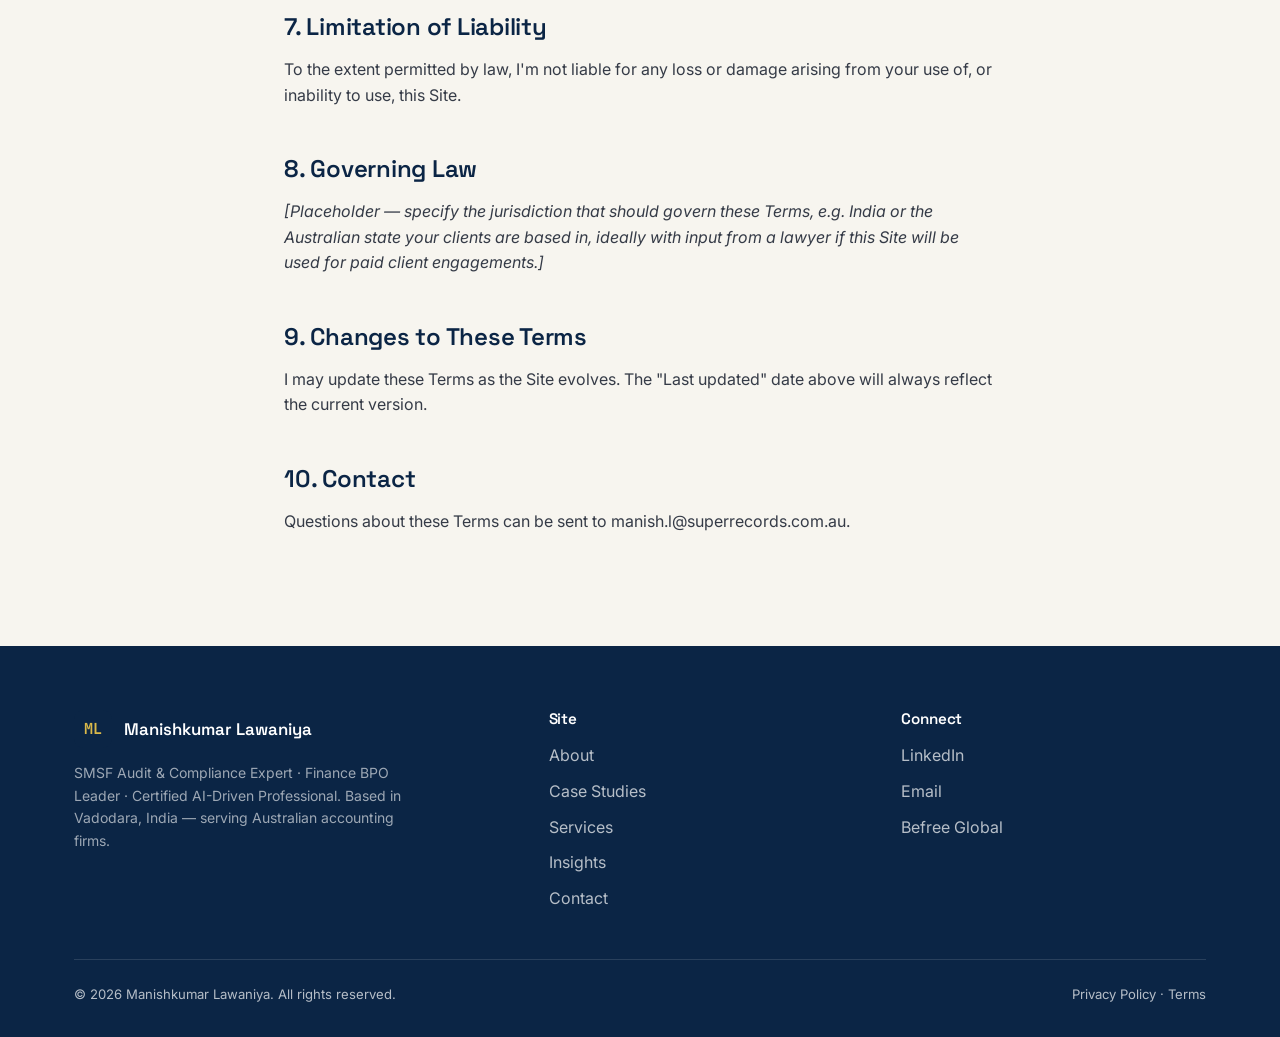
<file: terms.html>
<!DOCTYPE html>
<html lang="en">
<head>
<meta charset="UTF-8">
<meta name="viewport" content="width=device-width, initial-scale=1.0">
<title>Terms of Service | Manishkumar Lawaniya</title>
<meta name="description" content="Terms of service for manishl-afk.github.io/manish-lawaniya.">
<link rel="canonical" href="https://manishl-afk.github.io/manish-lawaniya/terms.html">
<link rel="icon" type="image/svg+xml" href="assets/images/favicon.svg">
<meta name="robots" content="noindex">
<link rel="preconnect" href="https://fonts.googleapis.com">
<link rel="preconnect" href="https://fonts.gstatic.com" crossorigin>
<link href="https://fonts.googleapis.com/css2?family=Space+Grotesk:wght@500;600;700&family=Inter:wght@400;500;600;700&family=JetBrains+Mono:wght@400;500;700&display=swap" rel="stylesheet">
<link rel="stylesheet" href="assets/css/style.css">
<style>.legal p, .legal li { color: var(--ink-700); } .legal h3 { margin-top: var(--s-6); }</style>
</head>
<body>

<a class="skip-link" href="#main">Skip to content</a>

<header class="navbar">
  <div class="container">
    <a href="index.html" class="brand"><span class="brand-mark">ML</span>Manishkumar Lawaniya</a>
    <nav aria-label="Primary">
      <ul class="nav-links">
        <li><a href="index.html">Home</a></li>
        <li><a href="about.html">About</a></li>
        <li><a href="portfolio.html">Case Studies</a></li>
        <li><a href="services.html">Services</a></li>
        <li><a href="blog.html">Insights</a></li>
        <li><a href="contact.html">Contact</a></li>
      </ul>
    </nav>
    <div class="nav-cta">
      <a href="contact.html" class="btn btn-primary">Book a Call</a>
      <button class="nav-toggle" aria-label="Toggle menu" aria-expanded="false"><span></span><span></span><span></span></button>
    </div>
  </div>
</header>

<main id="main">

  <section class="page-header">
    <div class="container">
      <p class="breadcrumb">LEGAL</p>
      <h1>Terms of Service</h1>
      <p>Last updated: 28 June 2026</p>
    </div>
  </section>

  <section class="section">
    <div class="container legal" style="max-width:760px;">

      <p>These Terms govern your use of <strong>manishl-afk.github.io/manish-lawaniya</strong> (the "Site"), the personal professional website of Manishkumar Lawaniya ("I", "me"). By using this Site, you agree to these Terms.</p>

      <h3>1. Purpose of This Site</h3>
      <p>This Site is a personal professional portfolio. It's intended to share my background, experience, and process-improvement work in SMSF audit and finance BPO, and to make it easy for prospective clients, employers, and collaborators to get in touch. It is not a substitute for professional SMSF audit, accounting, tax, or financial advice.</p>

      <h3>2. No Professional Relationship Formed by Browsing</h3>
      <p>Viewing this Site, reading the case studies or blog posts, or submitting the contact form does not create a client relationship, an audit engagement, an advisory relationship, or any other professional obligation between us. Any actual engagement — for audit support, consulting, or employment — is only formed once we've separately agreed on scope, terms, and (where relevant) a signed engagement letter or contract.</p>

      <h3>3. Accuracy of Content</h3>
      <p>I've made a genuine effort to keep the experience, certifications, and case study content on this Site accurate and up to date. Case studies describe real process-improvement work, generalised to protect client confidentiality; they are not guarantees of specific results in a future engagement.</p>

      <h3>4. Intellectual Property</h3>
      <p>The text, design, and case study write-ups on this Site are mine unless otherwise noted, and shouldn't be reproduced or republished without my permission. My photograph is used with my consent and may not be reused elsewhere without it.</p>

      <h3>5. Third-Party Links</h3>
      <p>This Site links to external sites (including LinkedIn and Befree Global) that I don't operate or control. I'm not responsible for their content, availability, or practices.</p>

      <h3>6. No Warranty</h3>
      <p>This Site is provided "as is." While I try to keep it accurate, fast, and accessible, I make no warranty that it will be error-free, uninterrupted, or fit for any particular purpose.</p>

      <h3>7. Limitation of Liability</h3>
      <p>To the extent permitted by law, I'm not liable for any loss or damage arising from your use of, or inability to use, this Site.</p>

      <h3>8. Governing Law</h3>
      <p><em>[Placeholder — specify the jurisdiction that should govern these Terms, e.g. India or the Australian state your clients are based in, ideally with input from a lawyer if this Site will be used for paid client engagements.]</em></p>

      <h3>9. Changes to These Terms</h3>
      <p>I may update these Terms as the Site evolves. The "Last updated" date above will always reflect the current version.</p>

      <h3>10. Contact</h3>
      <p>Questions about these Terms can be sent to <a href="mailto:manish.l@superrecords.com.au">manish.l@superrecords.com.au</a>.</p>

    </div>
  </section>

</main>

<footer class="footer">
  <div class="container">
    <div class="footer-grid">
      <div>
        <div class="brand" style="color:#fff; margin-bottom:14px;"><span class="brand-mark">ML</span>Manishkumar Lawaniya</div>
        <p class="small" style="color:rgba(255,255,255,0.6); max-width:38ch;">SMSF Audit &amp; Compliance Expert · Finance BPO Leader · Certified AI-Driven Professional. Based in Vadodara, India — serving Australian accounting firms.</p>
      </div>
      <div>
        <h4>Site</h4>
        <ul>
          <li><a href="about.html">About</a></li>
          <li><a href="portfolio.html">Case Studies</a></li>
          <li><a href="services.html">Services</a></li>
          <li><a href="blog.html">Insights</a></li>
          <li><a href="contact.html">Contact</a></li>
        </ul>
      </div>
      <div>
        <h4>Connect</h4>
        <ul>
          <li><a href="https://www.linkedin.com/in/mkl6493" target="_blank" rel="noopener">LinkedIn</a></li>
          <li><a href="mailto:manish.l@superrecords.com.au">Email</a></li>
          <li><a href="https://befreeltd.com/au/" target="_blank" rel="noopener">Befree Global</a></li>
        </ul>
      </div>
    </div>
    <div class="footer-bottom">
      <span>© <span id="year">2026</span> Manishkumar Lawaniya. All rights reserved.</span>
      <span><a href="privacy.html">Privacy Policy</a> · <a href="terms.html">Terms</a></span>
    </div>
  </div>
</footer>

<script src="assets/js/main.js"></script>
</body>
</html>
</file>
<file: assets/css/style.css>
/* ==========================================================================
   Manishkumar Lawaniya — Personal Brand Site
   Design system: "Workpaper" — audit-precision visual language
   Palette: deep navy (trust) + warm paper (ledger) + audit gold + verified green
   Type: Space Grotesk (display) / Inter (body) / JetBrains Mono (data, refs)
   ========================================================================== */

:root {
  /* Color */
  --navy-900: #0B2545;
  --navy-700: #13315C;
  --navy-600: #1B3F6B;
  --blue-600: #2A6F97;
  --gold-500: #C9A227;
  --gold-400: #DAB94A;
  --green-600: #2E7D5B;
  --green-100: #E4F0EA;
  --paper-50: #F7F5EF;
  --paper-100: #EFEBE0;
  --ink-900: #1B1F27;
  --ink-700: #353B47;
  --ink-500: #5B6472;
  --white: #FFFFFF;
  --border: #E2DDD0;
  --border-dark: rgba(255,255,255,0.12);

  /* Type */
  --font-display: 'Space Grotesk', 'Inter', sans-serif;
  --font-body: 'Inter', sans-serif;
  --font-mono: 'JetBrains Mono', monospace;

  /* Spacing (8pt) */
  --s-1: 8px;
  --s-2: 16px;
  --s-3: 24px;
  --s-4: 32px;
  --s-6: 48px;
  --s-8: 64px;
  --s-12: 96px;

  /* Layout */
  --container: 1180px;
  --radius-sm: 6px;
  --radius-md: 12px;
  --radius-lg: 20px;
  --shadow-card: 0 1px 2px rgba(11,37,69,0.04), 0 8px 24px rgba(11,37,69,0.06);
  --shadow-card-hover: 0 4px 8px rgba(11,37,69,0.06), 0 16px 40px rgba(11,37,69,0.10);
}

* { box-sizing: border-box; }
html { scroll-behavior: smooth; }
@media (prefers-reduced-motion: reduce) {
  html { scroll-behavior: auto; }
  *, *::before, *::after { animation-duration: 0.001ms !important; animation-iteration-count: 1 !important; transition-duration: 0.001ms !important; scroll-behavior: auto !important; }
}

body {
  margin: 0;
  font-family: var(--font-body);
  color: var(--ink-900);
  background: var(--paper-50);
  -webkit-font-smoothing: antialiased;
  line-height: 1.6;
}

img { max-width: 100%; display: block; }
a { color: inherit; text-decoration: none; }

h1, h2, h3, h4 {
  font-family: var(--font-display);
  color: var(--navy-900);
  line-height: 1.12;
  margin: 0 0 var(--s-2) 0;
  letter-spacing: -0.01em;
}
h1 { font-size: clamp(2.6rem, 5vw, 4rem); font-weight: 600; }
h2 { font-size: clamp(1.9rem, 3.2vw, 2.8rem); font-weight: 600; }
h3 { font-size: 1.5rem; font-weight: 600; }
h4 { font-size: 1.15rem; font-weight: 600; }
p { font-size: 1rem; color: var(--ink-700); margin: 0 0 var(--s-2) 0; }
.lead { font-size: 1.2rem; color: var(--ink-700); max-width: 60ch; }
.small { font-size: 0.875rem; color: var(--ink-500); }

:focus-visible {
  outline: 2px solid var(--gold-500);
  outline-offset: 3px;
  border-radius: 4px;
}

.container { max-width: var(--container); margin: 0 auto; padding: 0 var(--s-3); }
.section { padding: var(--s-12) 0; }
.section--tight { padding: var(--s-8) 0; }
.section--navy { background: var(--navy-900); color: var(--white); }
.section--navy h2, .section--navy h3, .section--navy h4 { color: var(--white); }
.section--navy p { color: rgba(255,255,255,0.78); }
.section--paper2 { background: var(--paper-100); }

/* Workpaper reference eyebrow — a recurring motif, styled like an audit
   workpaper index (WP-01, WP-02...). Real vocabulary from the subject's
   own field, not decoration. */
.eyebrow {
  display: inline-flex;
  align-items: center;
  gap: 8px;
  font-family: var(--font-mono);
  font-size: 0.78rem;
  letter-spacing: 0.06em;
  text-transform: uppercase;
  color: var(--blue-600);
  margin-bottom: var(--s-2);
}
.eyebrow::before {
  content: "";
  width: 18px;
  height: 1px;
  background: var(--gold-500);
}
.section--navy .eyebrow { color: var(--gold-400); }

.section-head { max-width: 720px; margin-bottom: var(--s-6); }
.section-head--center { margin-left: auto; margin-right: auto; text-align: center; }

/* Buttons */
.btn {
  display: inline-flex;
  align-items: center;
  justify-content: center;
  gap: 8px;
  font-family: var(--font-body);
  font-weight: 600;
  font-size: 0.95rem;
  padding: 14px 26px;
  border-radius: var(--radius-sm);
  border: 1px solid transparent;
  cursor: pointer;
  transition: transform 0.15s ease, box-shadow 0.15s ease, background 0.15s ease, color 0.15s ease;
}
.btn:active { transform: translateY(1px); }
.btn-primary { background: var(--gold-500); color: var(--navy-900); }
.btn-primary:hover { background: var(--gold-400); box-shadow: 0 8px 20px rgba(201,162,39,0.35); }
.btn-outline { background: transparent; border-color: var(--border); color: var(--navy-900); }
.btn-outline:hover { border-color: var(--navy-900); }
.section--navy .btn-outline { border-color: rgba(255,255,255,0.35); color: var(--white); }
.section--navy .btn-outline:hover { border-color: var(--white); }
.btn-ghost { background: transparent; color: var(--blue-600); padding: 14px 6px; }
.btn-row { display: flex; gap: var(--s-2); flex-wrap: wrap; align-items: center; }

/* Navbar */
.navbar {
  position: sticky;
  top: 0;
  z-index: 100;
  background: rgba(247,245,239,0.92);
  backdrop-filter: blur(10px);
  border-bottom: 1px solid var(--border);
}
.navbar .container {
  display: flex;
  align-items: center;
  justify-content: space-between;
  height: 76px;
}
.brand { display: flex; align-items: center; gap: 12px; font-family: var(--font-display); font-weight: 600; color: var(--navy-900); font-size: 1.05rem; }
.brand-mark {
  width: 38px; height: 38px;
  border-radius: 9px;
  background: var(--navy-900);
  color: var(--gold-400);
  display: flex; align-items: center; justify-content: center;
  font-family: var(--font-mono); font-weight: 700; font-size: 0.95rem;
  flex-shrink: 0;
}
.nav-links { display: flex; align-items: center; gap: var(--s-4); list-style: none; margin: 0; padding: 0; }
.nav-links a { font-size: 0.94rem; font-weight: 500; color: var(--ink-700); padding: 6px 2px; position: relative; }
.nav-links a:hover, .nav-links a.is-active { color: var(--navy-900); }
.nav-links a.is-active::after { content: ""; position: absolute; left: 0; right: 0; bottom: -4px; height: 2px; background: var(--gold-500); }
.nav-cta { display: flex; align-items: center; gap: var(--s-3); }
.nav-toggle { display: none; background: none; border: none; cursor: pointer; padding: 8px; }
.nav-toggle span { display: block; width: 22px; height: 2px; background: var(--navy-900); margin: 5px 0; border-radius: 2px; }

@media (max-width: 880px) {
  .nav-links { position: fixed; top: 76px; left: 0; right: 0; background: var(--paper-50); flex-direction: column; align-items: flex-start; padding: var(--s-3) var(--s-3) var(--s-4); border-bottom: 1px solid var(--border); transform: translateY(-8px); opacity: 0; pointer-events: none; transition: 0.18s ease; gap: var(--s-2); }
  .nav-links.is-open { transform: translateY(0); opacity: 1; pointer-events: auto; }
  .nav-toggle { display: block; }
  .nav-cta .btn-primary { padding: 12px 16px; font-size: 0.88rem; }
}

/* Hero */
.hero { padding: var(--s-12) 0 var(--s-8); position: relative; overflow: hidden; }
.hero-grid { display: grid; grid-template-columns: 1.1fr 0.9fr; gap: var(--s-8); align-items: center; }
@media (max-width: 920px) { .hero-grid { grid-template-columns: 1fr; gap: var(--s-6); } }
.hero h1 { margin-bottom: var(--s-3); }
.hero-sub { font-size: 1.15rem; color: var(--ink-700); max-width: 54ch; margin-bottom: var(--s-4); }
.hero-socials { display: flex; gap: var(--s-2); margin-top: var(--s-4); }
.social-link { width: 40px; height: 40px; border-radius: 50%; border: 1px solid var(--border); display: flex; align-items: center; justify-content: center; transition: 0.15s ease; }
.social-link:hover { border-color: var(--navy-900); background: var(--navy-900); color: var(--white); }

/* Audit-trail signature visual */
.audit-trail { background: var(--white); border: 1px solid var(--border); border-radius: var(--radius-lg); box-shadow: var(--shadow-card); padding: var(--s-4); position: relative; }
.audit-trail::before { content: "WORKPAPER REF. WP-00 / SIGN-OFF LOG"; display: block; font-family: var(--font-mono); font-size: 0.68rem; letter-spacing: 0.06em; color: var(--ink-500); margin-bottom: var(--s-3); }
.trail-item { display: flex; align-items: center; gap: 12px; padding: 12px 0; border-top: 1px dashed var(--border); }
.trail-item:first-of-type { border-top: none; }
.trail-check { width: 22px; height: 22px; border-radius: 50%; border: 2px solid var(--green-600); display: flex; align-items: center; justify-content: center; flex-shrink: 0; opacity: 0; transform: scale(0.6); transition: opacity 0.4s ease, transform 0.4s ease; }
.trail-check svg { width: 12px; height: 12px; }
.audit-trail.is-visible .trail-check { opacity: 1; transform: scale(1); }
.audit-trail.is-visible .trail-item:nth-child(2) .trail-check { transition-delay: 0.15s; }
.audit-trail.is-visible .trail-item:nth-child(3) .trail-check { transition-delay: 0.3s; }
.audit-trail.is-visible .trail-item:nth-child(4) .trail-check { transition-delay: 0.45s; }
.trail-label { font-weight: 600; color: var(--navy-900); font-size: 0.95rem; }
.trail-meta { font-family: var(--font-mono); font-size: 0.75rem; color: var(--ink-500); margin-left: auto; }

/* Hero portrait */
.hero-portrait { position: relative; padding-bottom: var(--s-3); }
.hero-portrait img {
  width: 100%;
  aspect-ratio: 4/5;
  object-fit: cover;
  border-radius: var(--radius-lg);
  box-shadow: var(--shadow-card-hover);
  border: 1px solid var(--border);
}
.portrait-badge {
  position: absolute;
  left: 20px;
  bottom: 0;
  background: var(--white);
  border: 1px solid var(--border);
  border-radius: var(--radius-md);
  padding: 14px 18px;
  box-shadow: var(--shadow-card-hover);
  display: flex;
  align-items: center;
  gap: 12px;
  max-width: 86%;
}
.portrait-badge .seal { width: 36px; height: 36px; border-radius: 50%; background: var(--navy-900); color: var(--gold-400); display: flex; align-items: center; justify-content: center; flex-shrink: 0; }
.portrait-badge strong { display: block; font-size: 0.92rem; color: var(--navy-900); }
.portrait-badge span.small { display: block; }
@media (max-width: 920px) {
  .portrait-badge { left: 12px; right: 12px; max-width: none; }
}

/* About page portrait (smaller, stacked above quick facts) */
.about-portrait img {
  width: 100%;
  aspect-ratio: 1/1;
  object-fit: cover;
  border-radius: var(--radius-lg);
  box-shadow: var(--shadow-card);
  border: 1px solid var(--border);
  margin-bottom: var(--s-3);
}

/* Author avatar photo (blog page) */
.author-photo { width: 48px; height: 48px; border-radius: 50%; object-fit: cover; flex-shrink: 0; }

/* Audit trail standalone section */
.audit-trail-section .audit-trail { max-width: 560px; margin: 0 auto; }

.stats-row { display: grid; grid-template-columns: repeat(4, 1fr); gap: var(--s-3); }
@media (max-width: 800px) { .stats-row { grid-template-columns: repeat(2, 1fr); } }
.stat { background: var(--white); border: 1px solid var(--border); border-radius: var(--radius-md); padding: var(--s-3); text-align: left; }
.stat-num { font-family: var(--font-mono); font-size: 2.1rem; font-weight: 700; color: var(--navy-900); display: block; }
.stat-label { font-size: 0.85rem; color: var(--ink-500); }
.section--navy .stat { background: rgba(255,255,255,0.04); border-color: var(--border-dark); }
.section--navy .stat-num { color: var(--gold-400); }
.section--navy .stat-label { color: rgba(255,255,255,0.65); }

/* Cards */
.grid { display: grid; gap: var(--s-3); }
.grid-2 { grid-template-columns: repeat(2, 1fr); }
.grid-3 { grid-template-columns: repeat(3, 1fr); }
.grid-4 { grid-template-columns: repeat(4, 1fr); }
@media (max-width: 920px) { .grid-3, .grid-4 { grid-template-columns: repeat(2, 1fr); } }
@media (max-width: 620px) { .grid-2, .grid-3, .grid-4 { grid-template-columns: 1fr; } }

.card {
  background: var(--white);
  border: 1px solid var(--border);
  border-radius: var(--radius-md);
  padding: var(--s-4);
  box-shadow: var(--shadow-card);
  transition: box-shadow 0.2s ease, transform 0.2s ease;
}
.card:hover { box-shadow: var(--shadow-card-hover); transform: translateY(-2px); }
.card .eyebrow { margin-bottom: var(--s-2); }
.card-icon { width: 44px; height: 44px; border-radius: 10px; background: var(--navy-900); color: var(--gold-400); display: flex; align-items: center; justify-content: center; margin-bottom: var(--s-2); font-size: 1.1rem; }

.badge { display: inline-flex; align-items: center; gap: 6px; font-size: 0.8rem; font-weight: 600; padding: 5px 12px; border-radius: 100px; background: var(--green-100); color: var(--green-600); }
.badge-gold { background: rgba(201,162,39,0.12); color: var(--gold-500); }
.tag { display: inline-flex; font-family: var(--font-mono); font-size: 0.78rem; padding: 6px 12px; border-radius: 100px; border: 1px solid var(--border); color: var(--ink-700); background: var(--white); }

/* Timeline */
.timeline { position: relative; padding-left: var(--s-6); border-left: 2px solid var(--border); }
.timeline-item { position: relative; padding-bottom: var(--s-6); }
.timeline-item:last-child { padding-bottom: 0; }
.timeline-dot { position: absolute; left: calc(-1 * var(--s-6) - 6px); top: 2px; width: 14px; height: 14px; border-radius: 50%; background: var(--gold-500); border: 3px solid var(--paper-50); }
.timeline-item.is-current .timeline-dot { background: var(--green-600); }
.timeline-period { font-family: var(--font-mono); font-size: 0.78rem; color: var(--ink-500); display: block; margin-bottom: 4px; }
.timeline-org { color: var(--ink-500); font-size: 0.92rem; margin-bottom: 8px; }

/* Forms */
.form-row { display: grid; grid-template-columns: 1fr 1fr; gap: var(--s-3); }
@media (max-width: 700px) { .form-row { grid-template-columns: 1fr; } }
label { display: block; font-size: 0.85rem; font-weight: 600; color: var(--navy-900); margin-bottom: 6px; }
input, select, textarea {
  width: 100%;
  font-family: var(--font-body);
  font-size: 0.96rem;
  padding: 12px 14px;
  border: 1px solid var(--border);
  border-radius: var(--radius-sm);
  background: var(--white);
  color: var(--ink-900);
  margin-bottom: var(--s-3);
}
input:focus, select:focus, textarea:focus { outline: 2px solid var(--gold-500); outline-offset: 1px; border-color: var(--gold-500); }
textarea { min-height: 140px; resize: vertical; }
.field-note { font-size: 0.8rem; color: var(--ink-500); margin-top: -10px; margin-bottom: var(--s-3); }

/* Footer */
.footer { background: var(--navy-900); color: rgba(255,255,255,0.7); padding: var(--s-8) 0 var(--s-4); }
.footer h4 { color: var(--white); font-size: 0.95rem; }
.footer a { color: rgba(255,255,255,0.7); }
.footer a:hover { color: var(--gold-400); }
.footer-grid { display: grid; grid-template-columns: 1.4fr 1fr 1fr; gap: var(--s-6); padding-bottom: var(--s-6); border-bottom: 1px solid var(--border-dark); }
@media (max-width: 760px) { .footer-grid { grid-template-columns: 1fr; gap: var(--s-4); } }
.footer-grid ul { list-style: none; padding: 0; margin: 0; display: flex; flex-direction: column; gap: 10px; }
.footer-bottom { display: flex; justify-content: space-between; align-items: center; padding-top: var(--s-3); font-size: 0.82rem; flex-wrap: wrap; gap: var(--s-2); }

/* Reveal-on-scroll utility */
.reveal { opacity: 0; transform: translateY(16px); transition: opacity 0.5s ease, transform 0.5s ease; }
.reveal.is-visible { opacity: 1; transform: translateY(0); }

/* Page header (for sub-pages) */
.page-header { padding: var(--s-8) 0 var(--s-6); background: var(--navy-900); color: var(--white); }
.page-header h1 { color: var(--white); font-size: clamp(2.2rem, 4vw, 3rem); }
.page-header p { color: rgba(255,255,255,0.78); max-width: 60ch; }
.breadcrumb { font-family: var(--font-mono); font-size: 0.78rem; color: var(--gold-400); margin-bottom: var(--s-2); letter-spacing: 0.04em; }

/* Skip link */
.skip-link { position: absolute; left: -999px; top: 0; background: var(--navy-900); color: var(--white); padding: 10px 16px; z-index: 200; }
.skip-link:focus { left: var(--s-2); top: var(--s-2); }

/* Misc */
.divider { height: 1px; background: var(--border); border: none; margin: var(--s-6) 0; }
.two-col { display: grid; grid-template-columns: 1fr 1fr; gap: var(--s-6); align-items: start; }
@media (max-width: 820px) { .two-col { grid-template-columns: 1fr; } }
.center { text-align: center; }
.mt-0 { margin-top: 0; }
</file>
